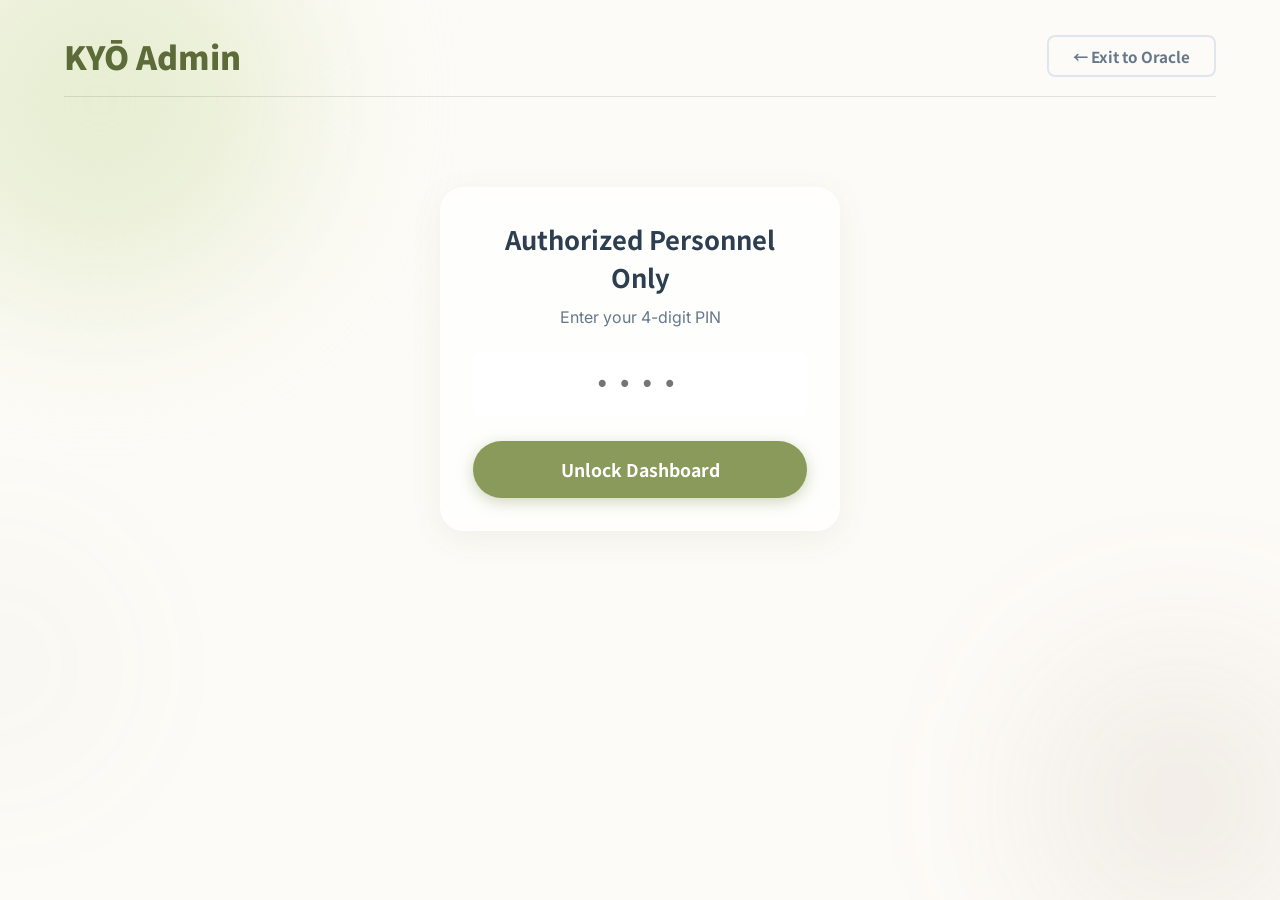
<file: admin/index.html>
<!DOCTYPE html>
<html lang="en">
<head>
    <meta charset="UTF-8">
    <meta name="viewport" content="width=device-width, initial-scale=1.0">
    <title>KYŌ KLUB — Admin Dashboard</title>
    <meta name="description" content="KYŌ KLUB admin panel — analytics and AI image management.">
    <link rel="preconnect" href="https://fonts.googleapis.com">
    <link rel="preconnect" href="https://fonts.gstatic.com" crossorigin>
    <link href="https://fonts.googleapis.com/css2?family=Inter:wght@400;500;600;700&family=Noto+Sans+JP:wght@400;500;700;900&display=swap" rel="stylesheet">
    <link rel="stylesheet" href="../style.css">
    <link rel="stylesheet" href="image-studio.css">
</head>
<body>
    <div class="bg-shape bg-shape-1"></div>
    <div class="bg-shape bg-shape-2"></div>
    <div class="bg-shape bg-shape-3" style="opacity: 0.1;"></div>

    <div class="admin-container">
        <div class="admin-header">
            <h1 class="title">KYŌ Admin</h1>
            <a href="../index.html" class="btn btn-outline" style="text-decoration:none;">← Exit to Oracle</a>
        </div>

        <!-- Lock Screen -->
        <div id="lock-screen" class="admin-locked-screen glass-panel">
            <h2 style="font-size:1.6rem; color:var(--text-main)">Authorized Personnel Only</h2>
            <p style="margin-top:0.5rem;color:var(--text-light)">Enter your 4-digit PIN</p>
            <input type="password" id="pin-input" class="pin-input" maxlength="4" placeholder="••••">
            <button id="unlock-btn" class="btn btn-primary">Unlock Dashboard</button>
            <p id="error-msg" style="color:#c0392b;margin-top:1rem;display:none;font-weight:bold;">Incorrect PIN</p>
        </div>

        <!-- Dashboard (hidden until PIN unlock) -->
        <div id="dashboard-screen" class="hidden">

            <!-- Tab Navigation -->
            <div class="admin-tabs">
                <button class="admin-tab active" data-tab="tab-analytics">📊 Analytics</button>
                <button class="admin-tab" data-tab="tab-menu">🍵 Menu</button>
                <button class="admin-tab" data-tab="tab-studio">🎨 Image Studio</button>
                <button class="admin-tab" data-tab="tab-references">📷 References</button>
                <button class="admin-tab" data-tab="tab-history">🕑 History</button>
            </div>

            <!-- ==================== ANALYTICS TAB ==================== -->
            <div id="tab-analytics" class="tab-content active">
                <div class="dashboard-frame-container" id="iframe-wrapper">
                    <iframe width="100%" height="400" frameborder="0" allowfullscreen
                        src="https://eu.posthog.com/embedded/RJWEEC0eX8RwKK6y2s3OPOWknkrWFw" key="1"
                        sandbox="allow-scripts allow-same-origin allow-popups allow-forms allow-top-navigation allow-modals"></iframe>
                </div>
            </div>

            <!-- ==================== MENU MANAGER TAB ==================== -->
            <div id="tab-menu" class="tab-content">
                <div class="studio-section">
                    <div class="menu-header">
                        <h3>🍵 Menu Items</h3>
                        <p style="font-size:0.9rem;color:var(--text-light);margin-bottom:1rem;">
                            View all drinks on the menu. Replace images by uploading your own or generating with AI.
                        </p>
                    </div>
                    <div class="menu-grid" id="menu-grid"></div>
                </div>
            </div>

            <!-- ==================== IMAGE STUDIO TAB ==================== -->
            <div id="tab-studio" class="tab-content">

                <!-- Two Column Layout -->
                <div class="studio-layout">
                    <!-- Left Column: Controls -->
                    <div class="studio-column left-column">
                        <div class="studio-section">
                            <h3>🍵 Generate New Image</h3>

                            <label style="font-weight:600;font-size:0.9rem;display:block;margin-bottom:0.5rem;">Select Drink</label>
                            <select id="drink-select" class="drink-selector"></select>

                            <label style="font-weight:600;font-size:0.9rem;display:block;margin-top:1.2rem;margin-bottom:0.3rem;">Style Preset</label>
                            <div class="preset-row">
                                <button class="preset-btn active" data-preset="product">📸 Product</button>
                                <button class="preset-btn" data-preset="artistic">🎨 Artistic</button>
                                <button class="preset-btn" data-preset="minimal">🍃 Minimal</button>
                                <button class="preset-btn" data-preset="moody">🌙 Moody</button>
                            </div>

                            <label style="font-weight:600;font-size:0.9rem;display:block;margin-top:0.5rem;">Prompt</label>
                            <textarea id="prompt-input" class="prompt-area" placeholder="Select a drink to auto-generate a prompt, or write your own..."></textarea>
                            <p class="prompt-hint">Auto-generated from drink data + preset + references. Edit freely.</p>

                            <div class="ref-toggles">
                                <label class="ref-toggle">
                                    <input type="checkbox" id="use-bg-ref" checked> Use background reference
                                </label>
                                <label class="ref-toggle">
                                    <input type="checkbox" id="use-cup-ref" checked> Use cup/glass reference
                                </label>
                                <label class="ref-toggle">
                                    <input type="checkbox" id="use-logo-ref" checked> Use logo reference
                                </label>
                            </div>

                            <button id="generate-btn" class="generate-btn">🎨 Generate Image</button>
                        </div>
                    </div>

                    <!-- Right Column: Preview -->
                    <div class="studio-column right-column">
                        <div class="studio-section preview-section">
                            <h3>👀 Preview</h3>
                            <div class="preview-grid">
                                <div class="preview-panel">
                                    <div class="preview-label">Current Image</div>
                                    <div class="preview-img-container" id="current-preview">
                                        <div class="preview-placeholder">
                                            <span class="placeholder-icon">🍵</span>
                                            Select a drink to preview
                                        </div>
                                    </div>
                                </div>
                                <div class="preview-panel generated">
                                    <div class="preview-label">✨ AI Generated</div>
                                    <div class="preview-img-container" id="generated-preview">
                                        <div class="preview-placeholder">
                                            <span class="placeholder-icon">🤖</span>
                                            Generate an image to preview
                                        </div>
                                    </div>
                                </div>
                            </div>

                            <div class="action-row">
                                <button id="replace-btn" class="action-btn replace post-gen-action" disabled>✅ Replace Current Image</button>
                            </div>
                            <div class="action-row" style="margin-top:0.5rem;">
                                <button id="download-btn" class="action-btn post-gen-action" disabled>💾 Download</button>
                                <button id="push-github-btn" class="action-btn post-gen-action" disabled>🚀 Push to GitHub</button>
                            </div>
                        </div>
                    </div>
                </div>



                <!-- Generation Log -->
                <div class="studio-section">
                    <h3>📋 Generation Log</h3>
                    <div class="gen-log" id="gen-log">
                        <div class="log-entry info">[Ready] Image Studio initialized</div>
                    </div>
                </div>
            </div>

            <!-- ==================== REFERENCES TAB ==================== -->
            <div id="tab-references" class="tab-content">
                <div class="studio-section">
                    <h3>📷 Reference Images</h3>
                    <p style="font-size:0.9rem;color:var(--text-light);margin-bottom:1.5rem;">
                        Upload reference images to maintain visual consistency across all generated drink images.
                        These references are incorporated into AI prompts automatically.
                    </p>

                    <div class="ref-grid">
                        <!-- Background Reference -->
                        <div class="ref-card">
                            <h4>🏞️ Background Reference</h4>
                            <input type="file" id="ref-background-file" accept="image/*" hidden>
                            <div class="ref-img-preview" id="ref-background-preview">
                                <div class="upload-hint">
                                    <span class="hint-icon">📷</span>
                                    Click to upload
                                </div>
                            </div>
                            <label style="font-weight:600;font-size:0.82rem;display:block;margin-bottom:0.3rem;">Description (used in prompts)</label>
                            <textarea id="ref-background-desc" class="ref-description" placeholder="e.g. Clean white marble countertop, soft natural lighting, minimal Japanese café interior"></textarea>
                            <div class="ref-actions">
                                <button id="ref-background-clear" class="action-btn">🗑️ Clear</button>
                            </div>
                        </div>

                        <!-- Cup Reference -->
                        <div class="ref-card">
                            <h4>🥤 Cup / Glass Reference</h4>
                            <input type="file" id="ref-cup-file" accept="image/*" hidden>
                            <div class="ref-img-preview" id="ref-cup-preview">
                                <div class="upload-hint">
                                    <span class="hint-icon">📷</span>
                                    Click to upload
                                </div>
                            </div>
                            <label style="font-weight:600;font-size:0.82rem;display:block;margin-bottom:0.3rem;">Description (used in prompts)</label>
                            <textarea id="ref-cup-desc" class="ref-description" placeholder="e.g. Tall clear glass with ice, 16oz, modern Japanese café style, condensation on glass"></textarea>
                            <div class="ref-actions">
                                <button id="ref-cup-clear" class="action-btn">🗑️ Clear</button>
                            </div>
                        </div>

                        <!-- Logo Reference -->
                        <div class="ref-card">
                            <h4>✨ Logo Reference</h4>
                            <input type="file" id="ref-logo-file" accept="image/*" hidden>
                            <div class="ref-img-preview" id="ref-logo-preview">
                                <div class="upload-hint">
                                    <span class="hint-icon">📷</span>
                                    Click to upload
                                </div>
                            </div>
                            <label style="font-weight:600;font-size:0.82rem;display:block;margin-bottom:0.3rem;">Description (used in prompts)</label>
                            <textarea id="ref-logo-desc" class="ref-description" placeholder="e.g. KYŌ KLUB text logo subtly etched onto the glass or on a coaster"></textarea>
                            <div class="ref-actions">
                                <button id="ref-logo-clear" class="action-btn">🗑️ Clear</button>
                            </div>
                        </div>
                    </div>
                </div>
            </div>

            <!-- ==================== HISTORY TAB ==================== -->
            <div id="tab-history" class="tab-content">
                <div class="studio-section">
                    <h3>🕑 Generated Image History</h3>
                    <p style="font-size:0.9rem;color:var(--text-light);margin-bottom:1rem;">
                        Click any previous generation to load it back into the preview panel.
                    </p>
                    <div class="history-grid" id="history-grid"></div>
                </div>
            </div>

        </div><!-- /dashboard-screen -->
    </div><!-- /admin-container -->

    <!-- Toast -->
    <div id="studio-toast" class="studio-toast"></div>

    <script>
        // PIN Authentication (same as before)
        const EXPECTED_PIN = "3340";
        const pinInput = document.getElementById('pin-input');
        const unlockBtn = document.getElementById('unlock-btn');
        const lockScreen = document.getElementById('lock-screen');
        const dashScreen = document.getElementById('dashboard-screen');
        const errorMsg = document.getElementById('error-msg');

        function checkPin() {
            if (pinInput.value === EXPECTED_PIN) {
                lockScreen.classList.add('hidden');
                dashScreen.classList.remove('hidden');
            } else {
                errorMsg.style.display = 'block';
                pinInput.value = '';
                setTimeout(() => { errorMsg.style.display = 'none'; }, 2000);
            }
        }

        unlockBtn.addEventListener('click', checkPin);
        pinInput.addEventListener('keypress', (e) => {
            if (e.key === 'Enter') checkPin();
        });
    </script>
    <script src="image-studio.js"></script>
</body>
</html>
</file>
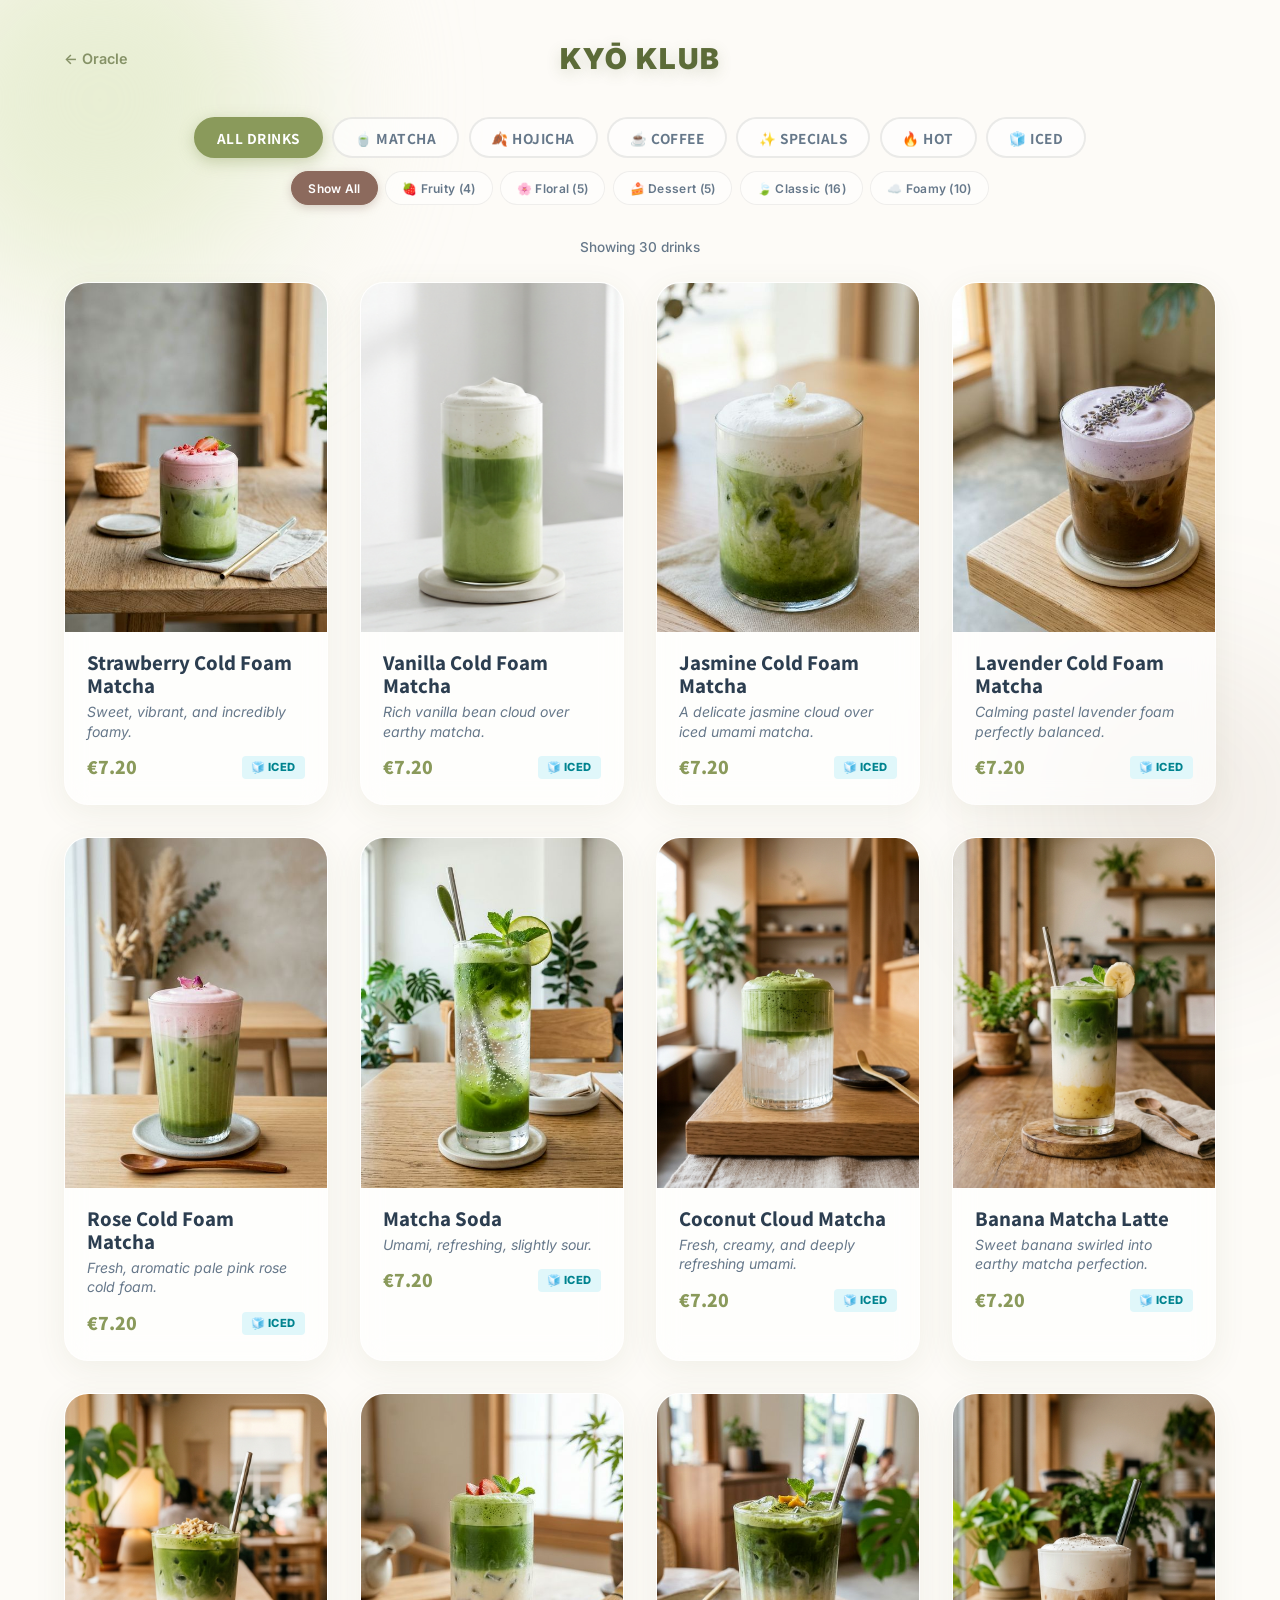
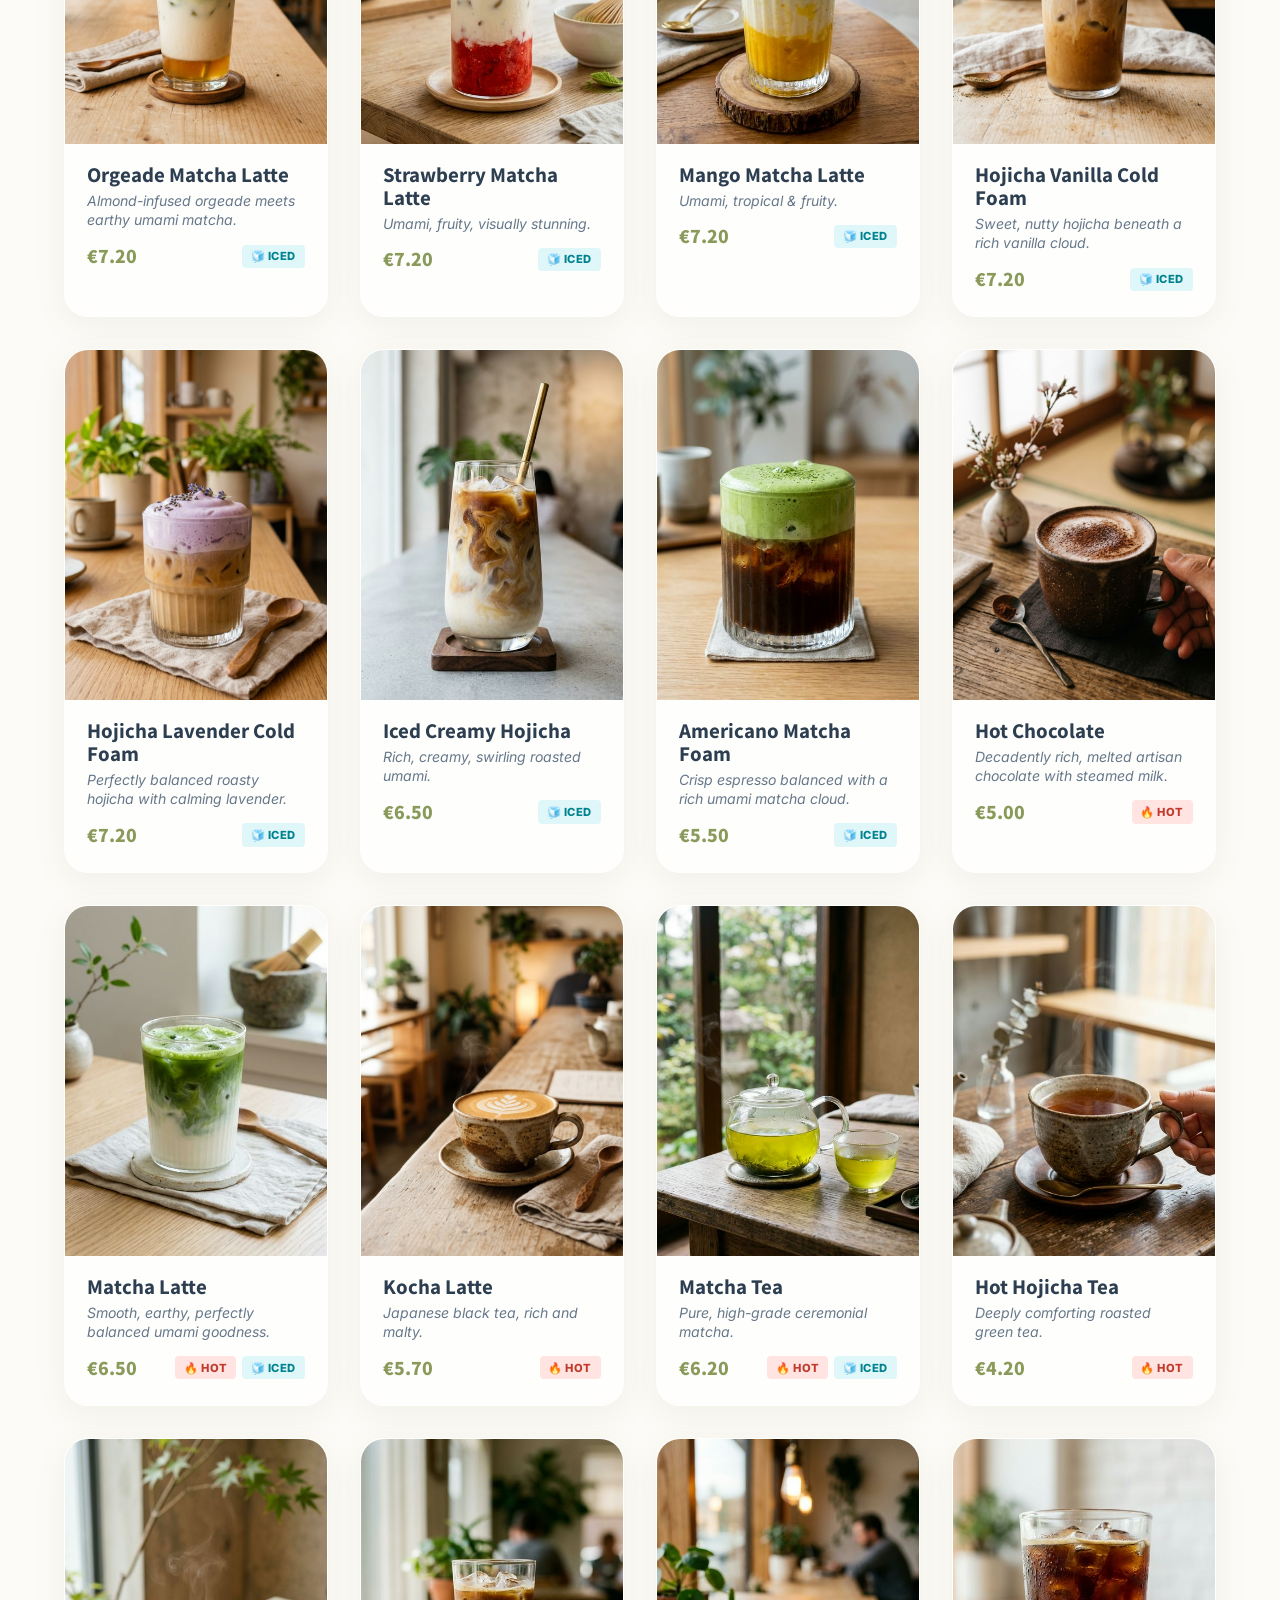
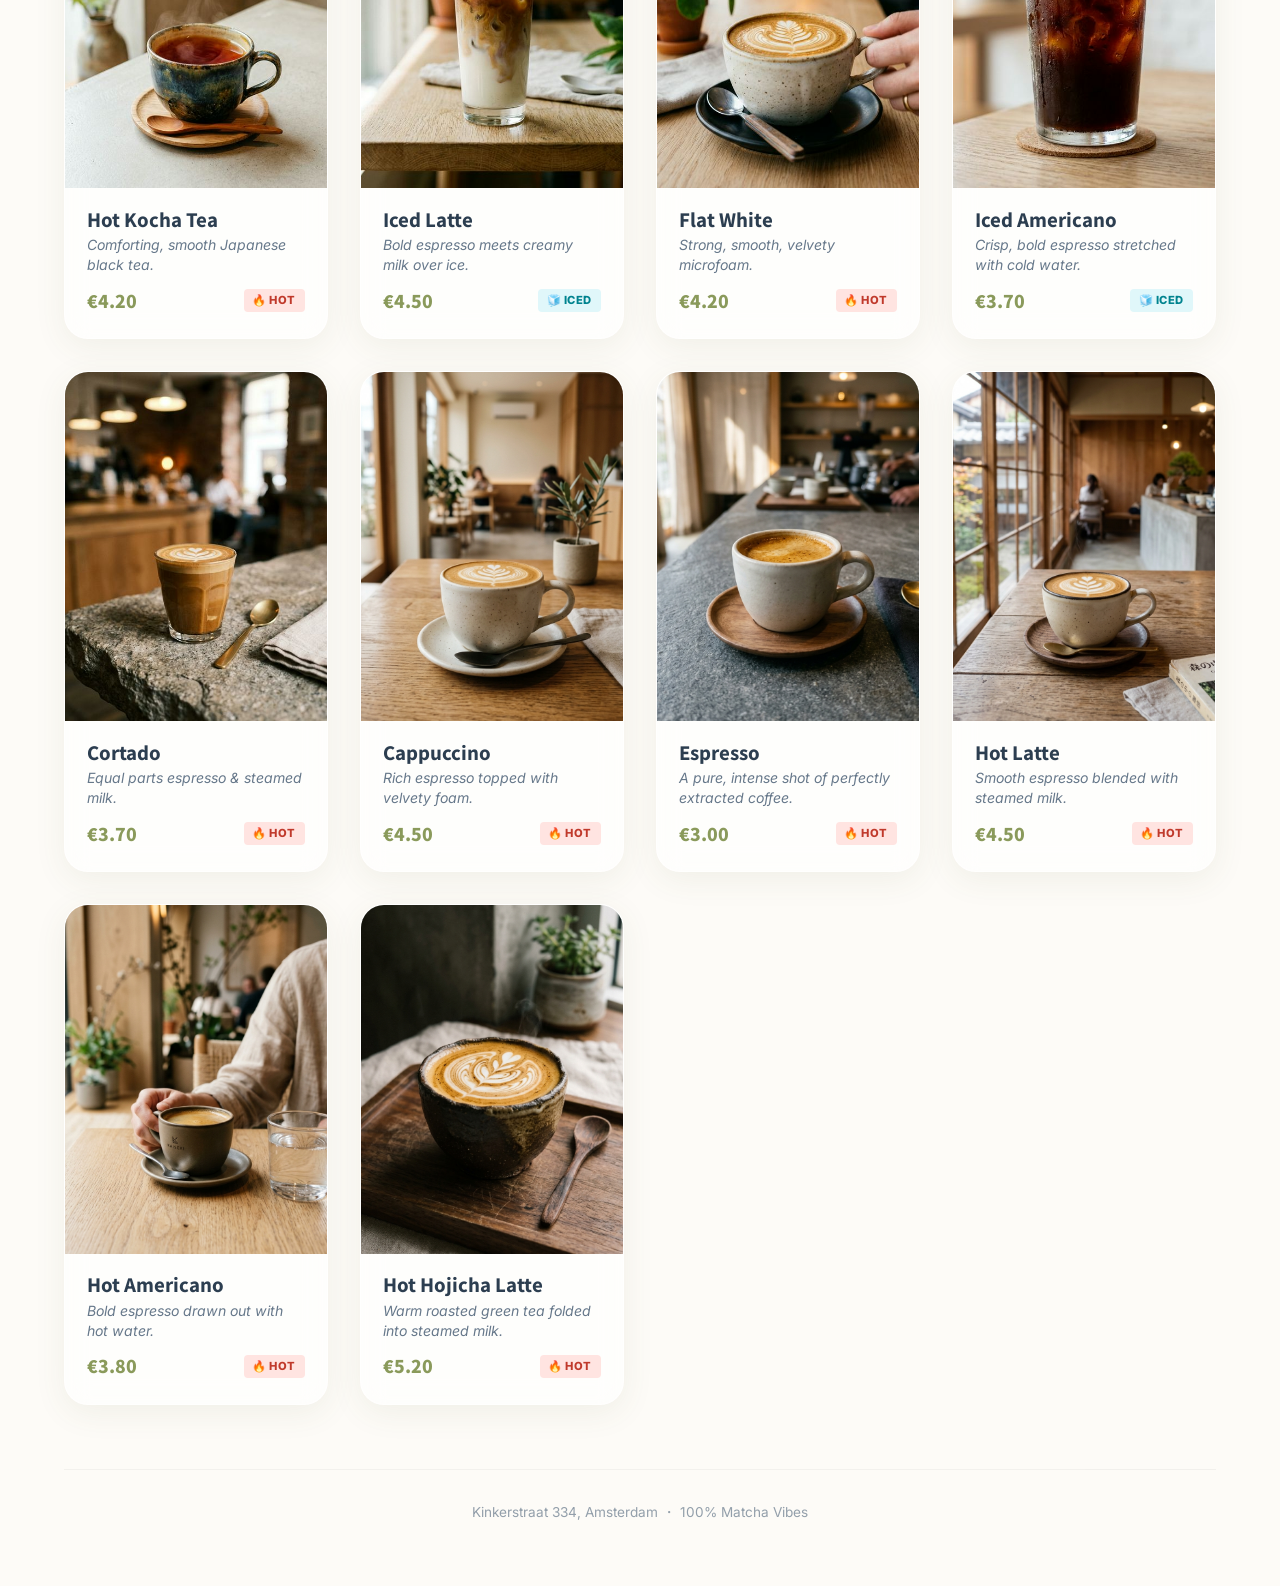
<file: drinks/index.html>
<!DOCTYPE html>
<html lang="en">
<head>
    <meta charset="UTF-8">
    <meta name="viewport" content="width=device-width, initial-scale=1.0, maximum-scale=1.0, user-scalable=no">
    <title>KYŌ KLUB — Our Drinks</title>
    <meta name="description" content="Browse the full KYŌ KLUB drink menu — matcha, hojicha, coffee, and specialty creations.">
    <link rel="preconnect" href="https://fonts.googleapis.com">
    <link rel="preconnect" href="https://fonts.gstatic.com" crossorigin>
    <link href="https://fonts.googleapis.com/css2?family=Inter:wght@400;500;600;700&family=Noto+Sans+JP:wght@400;500;700;900&display=swap" rel="stylesheet">
    <link rel="stylesheet" href="../style.css">
    <link rel="manifest" href="../manifest.json">
    <meta name="theme-color" content="#FDFBF7">
    <style>
        .drinks-page { width:100%; max-width:1200px; margin:0 auto; padding:1.5rem 1.5rem 4rem; min-height:100vh; }
        .drinks-hero { display:flex; align-items:center; justify-content:center; position:relative; margin-bottom:1.5rem; padding:0.8rem 0; }
        .drinks-hero .klub-title { font-size:1.8rem; margin:0; }
        .back-home { position:absolute; left:0; display:inline-flex; align-items:center; gap:0.4rem; color:var(--matcha-dark); text-decoration:none; font-weight:600; font-size:0.9rem; transition:var(--trans-fast); opacity:0.7; }
        .back-home:hover { opacity:1; transform:translateX(-3px); }

        .filter-bar { display:flex; justify-content:center; flex-wrap:wrap; gap:0.6rem; margin-bottom:0.8rem; }
        .filter-btn { font-family:var(--font-heading); font-weight:700; font-size:0.85rem; padding:0.55rem 1.3rem; border-radius:50px; border:2px solid rgba(0,0,0,0.08); background:rgba(255,255,255,0.6); color:var(--text-light); cursor:pointer; transition:var(--trans-fast); text-transform:uppercase; letter-spacing:0.5px; }
        .filter-btn:hover { border-color:var(--matcha-green); color:var(--matcha-dark); background:rgba(255,255,255,0.9); }
        .filter-btn.active { background:var(--matcha-green); color:#fff; border-color:var(--matcha-green); box-shadow:0 4px 15px var(--matcha-glow); }

        /* Sub-filter bar */
        .sub-filter-bar { display:flex; justify-content:center; flex-wrap:wrap; gap:0.45rem; margin-bottom:2rem; min-height:34px; transition:opacity 0.3s ease; }
        .sub-filter-bar.hidden { opacity:0; pointer-events:none; min-height:0; margin:0; }
        .sub-btn { font-family:var(--font-body); font-weight:600; font-size:0.75rem; padding:0.35rem 1rem; border-radius:50px; border:1.5px solid rgba(0,0,0,0.06); background:rgba(255,255,255,0.5); color:var(--text-light); cursor:pointer; transition:var(--trans-fast); letter-spacing:0.3px; }
        .sub-btn:hover { border-color:var(--hojicha-brown); color:var(--text-main); background:rgba(255,255,255,0.85); }
        .sub-btn.active { background:var(--hojicha-brown); color:#fff; border-color:var(--hojicha-brown); box-shadow:0 3px 10px rgba(140,106,93,0.3); }

        .drinks-grid { display:grid; grid-template-columns:repeat(auto-fill,minmax(260px,1fr)); gap:2rem; }
        .drink-card { background:var(--glass-bg); backdrop-filter:blur(12px); -webkit-backdrop-filter:blur(12px); border:1px solid var(--glass-border); border-radius:var(--radius-lg); overflow:hidden; box-shadow:var(--shadow-soft); transition:transform 0.3s ease,box-shadow 0.3s ease; cursor:default; opacity:0; transform:translateY(20px); animation:cardReveal 0.5s ease forwards; }
        .drink-card:hover { transform:translateY(-6px) scale(1.02); box-shadow:var(--shadow-hover); }
        @keyframes cardReveal { to { opacity:1; transform:translateY(0); } }
        .drink-card-img { width:100%; aspect-ratio:3/4; object-fit:cover; display:block; background:var(--bg-cream-dark); transition:transform 0.5s ease; }
        .drink-card:hover .drink-card-img { transform:scale(1.05); }
        .drink-card-img-wrap { overflow:hidden; position:relative; }
        .drink-card-body { padding:1.2rem 1.4rem 1.5rem; }
        .drink-card-name { font-family:var(--font-heading); font-weight:800; font-size:1.15rem; color:var(--text-main); margin-bottom:0.3rem; line-height:1.25; }
        .drink-card-desc { font-size:0.88rem; color:var(--text-light); line-height:1.4; margin-bottom:0.8rem; font-style:italic; }
        .drink-card-price { font-family:var(--font-heading); font-weight:900; font-size:1.1rem; color:var(--matcha-green); }
        .drink-card-meta { display:flex; align-items:center; justify-content:space-between; }
        .temp-badges { display:flex; gap:0.35rem; }
        .temp-badge { font-size:0.7rem; font-weight:800; text-transform:uppercase; letter-spacing:0.5px; padding:0.2rem 0.55rem; border-radius:4px; }
        .temp-badge.hot { background:#ffe4e1; color:#c0392b; }
        .temp-badge.iced { background:#e0f7fa; color:#00838f; }
        .drink-count { text-align:center; font-size:0.85rem; color:var(--text-light); margin-bottom:1.5rem; font-weight:500; }
        .footer-drinks { text-align:center; margin-top:4rem; padding-top:2rem; border-top:1px solid rgba(0,0,0,0.06); color:var(--text-light); font-size:0.85rem; opacity:0.7; }
        @media (max-width:600px) {
            .drinks-grid { grid-template-columns:repeat(auto-fill,minmax(160px,1fr)); gap:1rem; }
            .drinks-hero .klub-title { font-size:2rem; }
            .drink-card-body { padding:0.8rem 1rem 1.2rem; }
            .drink-card-name { font-size:1rem; }
        }
    </style>
</head>
<body>
    <div class="bg-shape bg-shape-1"></div>
    <div class="bg-shape bg-shape-2"></div>
    <div class="bg-shape bg-shape-3"></div>
    <div class="drinks-page">
        <div class="drinks-hero">
            <a href="../" class="back-home">← Oracle</a>
            <h1 class="klub-title">KYŌ KLUB</h1>
        </div>
        <div class="filter-bar" id="filter-bar">
            <button class="filter-btn active" data-filter="all">All Drinks</button>
            <button class="filter-btn" data-filter="matcha">🍵 Matcha</button>
            <button class="filter-btn" data-filter="hojicha">🍂 Hojicha</button>
            <button class="filter-btn" data-filter="coffee">☕ Coffee</button>
            <button class="filter-btn" data-filter="special">✨ Specials</button>
            <button class="filter-btn" data-filter="hot">🔥 Hot</button>
            <button class="filter-btn" data-filter="iced">🧊 Iced</button>
        </div>
        <div class="sub-filter-bar hidden" id="sub-filter-bar"></div>
        <p class="drink-count" id="drink-count"></p>
        <div class="drinks-grid" id="drinks-grid"></div>
        <div class="footer-drinks">Kinkerstraat 334, Amsterdam ・ 100% Matcha Vibes</div>
    </div>
    <script>
        const DRINKS = [
            { name:"Strawberry Cold Foam Matcha", price:"€7.20", tags:["matcha","special","iced"], vibe:["fruity","foamy"], temp:["iced"], image:"../images/cold_drinks/earthy/sweet/foamy/fruity/indulgent/iced_cold_foam_strawberry.png", desc:"Sweet, vibrant, and incredibly foamy." },
            { name:"Vanilla Cold Foam Matcha", price:"€7.20", tags:["matcha","special","iced"], vibe:["dessert","foamy"], temp:["iced"], image:"../images/cold_drinks/earthy/sweet/foamy/dessert/indulgent/iced_cold_foam_vanilla.png", desc:"Rich vanilla bean cloud over earthy matcha." },
            { name:"Jasmine Cold Foam Matcha", price:"€7.20", tags:["matcha","special","iced"], vibe:["floral","foamy"], temp:["iced"], image:"../images/cold_drinks/earthy/balanced/foamy/floral/chill/iced_foam_jasmine.png", desc:"A delicate jasmine cloud over iced umami matcha." },
            { name:"Lavender Cold Foam Matcha", price:"€7.20", tags:["matcha","special","iced"], vibe:["floral","foamy"], temp:["iced"], image:"../images/cold_drinks/earthy/balanced/foamy/floral/chill/iced_hojicha_latte_lavender_coldfoam.png", desc:"Calming pastel lavender foam perfectly balanced." },
            { name:"Rose Cold Foam Matcha", price:"€7.20", tags:["matcha","special","iced"], vibe:["floral","foamy"], temp:["iced"], image:"../images/cold_drinks/earthy/natural/foamy/floral/energizing/iced_foam_rose.png", desc:"Fresh, aromatic pale pink rose cold foam." },
            { name:"Matcha Soda", price:"€7.20", tags:["matcha","special","iced"], vibe:["classic"], temp:["iced"], image:"../images/cold_drinks/earthy/natural/refreshing/classic/energizing/iced_matcha_soda.png", desc:"Umami, refreshing, slightly sour." },
            { name:"Coconut Cloud Matcha", price:"€7.20", tags:["matcha","special","iced"], vibe:["floral","foamy"], temp:["iced"], image:"../images/cold_drinks/earthy/balanced/foamy/floral/chill/iced_coconut_cloud_matcha.png", desc:"Fresh, creamy, and deeply refreshing umami." },
            { name:"Banana Matcha Latte", price:"€7.20", tags:["matcha","special","iced"], vibe:["fruity"], temp:["iced"], image:"../images/cold_drinks/earthy/sweet/foamy/fruity/indulgent/iced_banana_matcha.png", desc:"Sweet banana swirled into earthy matcha perfection." },
            { name:"Orgeade Matcha Latte", price:"€7.20", tags:["matcha","special","iced"], vibe:["dessert"], temp:["iced"], image:"../images/cold_drinks/earthy/balanced/foamy/dessert/chill/iced_orgeade_matcha.png", desc:"Almond-infused orgeade meets earthy umami matcha." },
            { name:"Strawberry Matcha Latte", price:"€7.20", tags:["matcha","special","iced"], vibe:["fruity"], temp:["iced"], image:"../images/cold_drinks/earthy/sweet/standard/fruity/indulgent/iced_strawberry_matcha.png", desc:"Umami, fruity, visually stunning." },
            { name:"Mango Matcha Latte", price:"€7.20", tags:["matcha","special","iced"], vibe:["fruity"], temp:["iced"], image:"../images/cold_drinks/earthy/sweet/standard/fruity/indulgent/iced_mango_matcha.png", desc:"Umami, tropical & fruity." },


            { name:"Hojicha Vanilla Cold Foam", price:"€7.20", tags:["hojicha","special","iced"], vibe:["dessert","foamy"], temp:["iced"], image:"../images/cold_drinks/nutty_roasty/sweet/foamy/dessert/indulgent/iced_hojicha_vanilla_coldfoam.png", desc:"Sweet, nutty hojicha beneath a rich vanilla cloud." },
            { name:"Hojicha Lavender Cold Foam", price:"€7.20", tags:["hojicha","special","iced"], vibe:["floral","foamy"], temp:["iced"], image:"../images/cold_drinks/nutty_roasty/balanced/foamy/floral/chill/iced_hojicha_lavender_coldfoam.png", desc:"Perfectly balanced roasty hojicha with calming lavender." },
            { name:"Iced Creamy Hojicha", price:"€6.50", tags:["hojicha","special","iced"], vibe:["dessert"], temp:["iced"], image:"../images/cold_drinks/nutty_roasty/sweet/foamy/dessert/indulgent/iced_hojicha_iced_creamy.png", desc:"Rich, creamy, swirling roasted umami." },
            { name:"Americano Matcha Foam", price:"€5.50", tags:["coffee","matcha","special","iced"], vibe:["classic","foamy"], temp:["iced"], image:"../images/cold_drinks/coffee/balanced/foamy/classic/energizing/iced_americano_matcha_foam.png", desc:"Crisp espresso balanced with a rich umami matcha cloud." },
            { name:"Hot Chocolate", price:"€5.00", tags:["special","hot"], vibe:["dessert"], temp:["hot"], image:"../images/hot_drinks/coffee/sweet/standard/dessert/indulgent/hot_chocolate.png", desc:"Decadently rich, melted artisan chocolate with steamed milk." },
            { name:"Matcha Latte", price:"€6.50", tags:["matcha","hot","iced"], vibe:["classic"], temp:["hot","iced"], image:"../images/cold_drinks/earthy/balanced/standard/classic/energizing/iced_matcha_latte.png", desc:"Smooth, earthy, perfectly balanced umami goodness." },
            { name:"Kocha Latte", price:"€5.70", tags:["hot"], vibe:["classic"], temp:["hot"], image:"../images/hot_drinks/surprise/natural/refreshing/classic/chill/hot_kocha_latte.png", desc:"Japanese black tea, rich and malty." },
            { name:"Matcha Tea", price:"€6.20", tags:["matcha","hot","iced"], vibe:["classic"], temp:["hot","iced"], image:"../images/cold_drinks/earthy/natural/refreshing/classic/energizing/sencha_tea.png", desc:"Pure, high-grade ceremonial matcha." },
            { name:"Hot Hojicha Tea", price:"€4.20", tags:["hojicha","hot"], vibe:["classic"], temp:["hot"], image:"../images/hot_drinks/nutty_roasty/natural/refreshing/dessert/chill/hojicha_hot_tea.png", desc:"Deeply comforting roasted green tea." },
            { name:"Hot Kocha Tea", price:"€4.20", tags:["hot"], vibe:["classic"], temp:["hot"], image:"../images/hot_drinks/surprise/natural/refreshing/classic/chill/kocha_hot_tea.png", desc:"Comforting, smooth Japanese black tea." },
            { name:"Iced Latte", price:"€4.50", tags:["coffee","iced"], vibe:["classic"], temp:["iced"], image:"../images/cold_drinks/coffee/balanced/standard/classic/energizing/iced_latte.png", desc:"Bold espresso meets creamy milk over ice." },
            { name:"Flat White", price:"€4.20", tags:["coffee","hot"], vibe:["classic"], temp:["hot"], image:"../images/hot_drinks/coffee/natural/standard/classic/energizing/flat_white.png", desc:"Strong, smooth, velvety microfoam." },
            { name:"Iced Americano", price:"€3.70", tags:["coffee","iced"], vibe:["classic"], temp:["iced"], image:"../images/cold_drinks/coffee/natural/refreshing/classic/energizing/iced_americano.png", desc:"Crisp, bold espresso stretched with cold water." },
            { name:"Cortado", price:"€3.70", tags:["coffee","hot"], vibe:["classic"], temp:["hot"], image:"../images/hot_drinks/coffee/natural/standard/classic/energizing/cortado.png", desc:"Equal parts espresso & steamed milk." },
            { name:"Cappuccino", price:"€4.50", tags:["coffee","hot"], vibe:["classic","foamy"], temp:["hot"], image:"../images/hot_drinks/coffee/balanced/foamy/classic/energizing/hot_cappuccino.png", desc:"Rich espresso topped with velvety foam." },
            { name:"Espresso", price:"€3.00", tags:["coffee","hot"], vibe:["classic"], temp:["hot"], image:"../images/hot_drinks/coffee/natural/standard/classic/energizing/hot_espresso.png", desc:"A pure, intense shot of perfectly extracted coffee." },
            { name:"Hot Latte", price:"€4.50", tags:["coffee","hot"], vibe:["classic"], temp:["hot"], image:"../images/hot_drinks/coffee/balanced/standard/classic/relaxed/hot_latte.png", desc:"Smooth espresso blended with steamed milk." },
            { name:"Hot Americano", price:"€3.80", tags:["coffee","hot"], vibe:["classic"], temp:["hot"], image:"../images/hot_drinks/coffee/natural/refreshing/classic/energizing/hot_americano.png", desc:"Bold espresso drawn out with hot water." },
            { name:"Hot Hojicha Latte", price:"€5.20", tags:["hojicha","hot"], vibe:["classic"], temp:["hot"], image:"../images/hot_drinks/nutty_roasty/balanced/standard/classic/relaxed/hot_hojicha_latte.png", desc:"Warm roasted green tea folded into steamed milk." }
        ];

        const SUB_FILTERS = [
            { key:"fruity", label:"🍓 Fruity" },
            { key:"floral", label:"🌸 Floral" },
            { key:"dessert", label:"🍰 Dessert" },
            { key:"classic", label:"🍃 Classic" },
            { key:"foamy", label:"☁️ Foamy" }
        ];

        const grid = document.getElementById('drinks-grid');
        const countEl = document.getElementById('drink-count');
        const subBar = document.getElementById('sub-filter-bar');
        let activeFilter = 'all';
        let activeSub = null;

        function getFiltered() {
            let list = activeFilter === 'all' ? DRINKS : DRINKS.filter(d => d.tags.includes(activeFilter));
            if (activeSub) list = list.filter(d => d.vibe.includes(activeSub));
            return list;
        }

        function renderSubFilters() {
            const mainFiltered = activeFilter === 'all' ? DRINKS : DRINKS.filter(d => d.tags.includes(activeFilter));
            // Only show sub-filters if there are multiple vibes present
            const availableVibes = new Set();
            mainFiltered.forEach(d => d.vibe.forEach(v => availableVibes.add(v)));
            if (availableVibes.size <= 1) { subBar.classList.add('hidden'); subBar.innerHTML=''; return; }

            subBar.classList.remove('hidden');
            subBar.innerHTML = `<button class="sub-btn ${!activeSub ? 'active' : ''}" data-sub="all">Show All</button>`;
            SUB_FILTERS.forEach(sf => {
                if (!availableVibes.has(sf.key)) return;
                const count = mainFiltered.filter(d => d.vibe.includes(sf.key)).length;
                subBar.innerHTML += `<button class="sub-btn ${activeSub===sf.key?'active':''}" data-sub="${sf.key}">${sf.label} (${count})</button>`;
            });
        }

        function renderDrinks() {
            const filtered = getFiltered();
            countEl.textContent = `Showing ${filtered.length} drink${filtered.length !== 1 ? 's' : ''}`;
            grid.innerHTML = '';
            filtered.forEach((drink, i) => {
                const card = document.createElement('div');
                card.className = 'drink-card';
                card.style.animationDelay = `${i * 0.05}s`;
                card.innerHTML = `
                    <div class="drink-card-img-wrap">
                        <img class="drink-card-img" src="${drink.image}" alt="${drink.name}" loading="lazy">
                    </div>
                    <div class="drink-card-body">
                        <div class="drink-card-name">${drink.name}</div>
                        <div class="drink-card-desc">${drink.desc}</div>
                        <div class="drink-card-meta">
                            <div class="drink-card-price">${drink.price}</div>
                            <div class="temp-badges">
                                ${drink.temp.map(t => `<span class="temp-badge ${t}">${t==='iced'?'🧊 Iced':'🔥 Hot'}</span>`).join('')}
                            </div>
                        </div>
                    </div>`;
                grid.appendChild(card);
            });
        }

        document.getElementById('filter-bar').addEventListener('click', e => {
            const btn = e.target.closest('.filter-btn');
            if (!btn) return;
            document.querySelectorAll('.filter-btn').forEach(b => b.classList.remove('active'));
            btn.classList.add('active');
            activeFilter = btn.dataset.filter;
            activeSub = null;
            renderSubFilters();
            renderDrinks();
        });

        subBar.addEventListener('click', e => {
            const btn = e.target.closest('.sub-btn');
            if (!btn) return;
            activeSub = btn.dataset.sub === 'all' ? null : btn.dataset.sub;
            subBar.querySelectorAll('.sub-btn').forEach(b => b.classList.remove('active'));
            btn.classList.add('active');
            renderDrinks();
        });

        renderSubFilters();
        renderDrinks();
    </script>
</body>
</html>
</file>
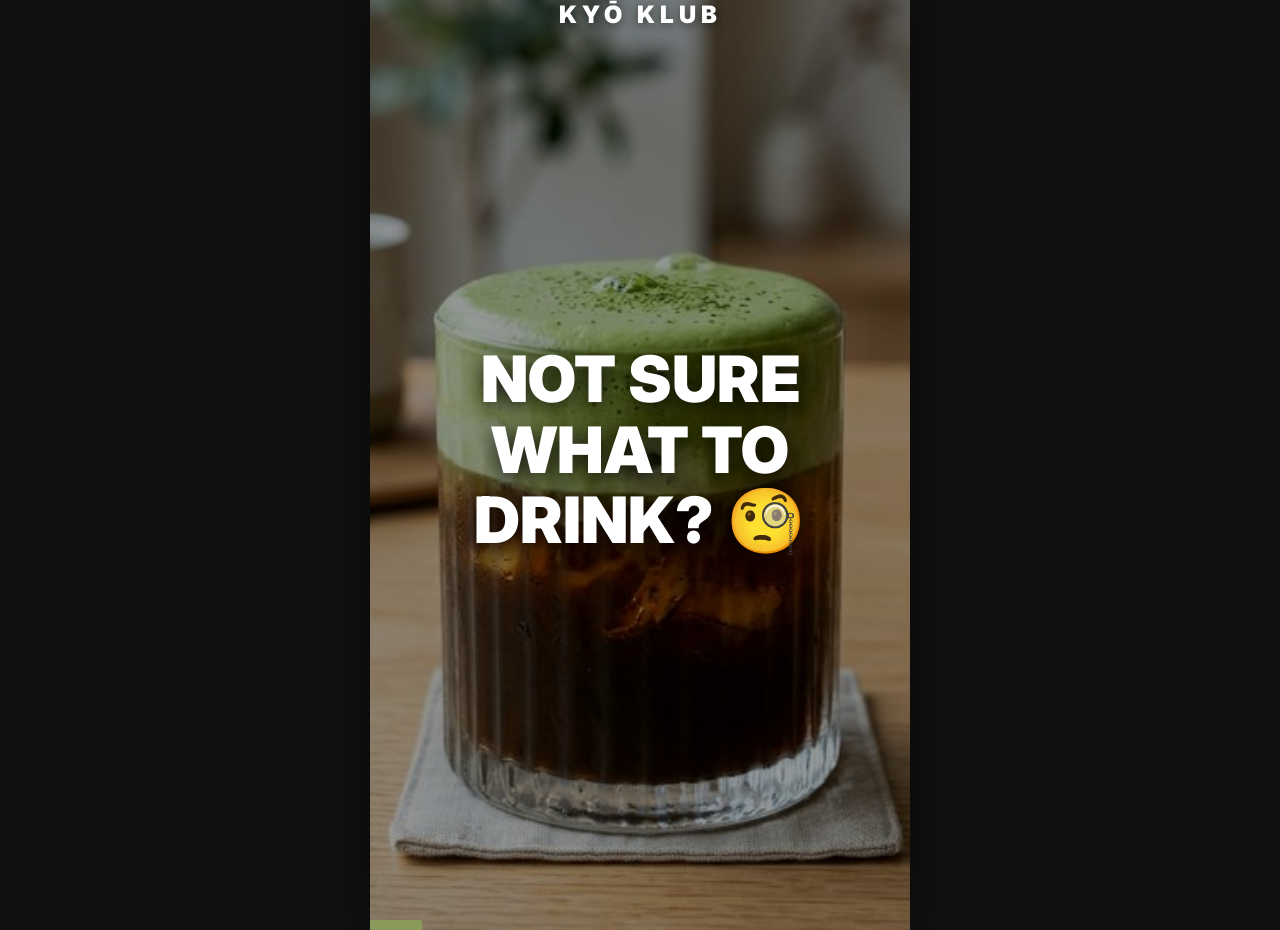
<file: marketing.html>
<!DOCTYPE html>
<html lang="en">
<head>
    <meta charset="UTF-8">
    <meta name="viewport" content="width=device-width, initial-scale=1.0">
    <title>Marketing Video</title>
    <style>
        @import url("https://fonts.googleapis.com/css2?family=Inter:wght@400;600;800;900&display=swap");

        * { margin: 0; padding: 0; box-sizing: border-box; }
        body { 
            background: #111; 
            display: flex; 
            justify-content: center; 
            align-items: center; 
            height: 100vh; 
            overflow: hidden; 
            font-family: "Inter", sans-serif;
        }

        #phone-container {
            width: 540px;
            height: 960px;
            position: relative;
            background: #FDFBF7;
            overflow: hidden;
            box-shadow: 0 0 50px rgba(0,0,0,0.5);
        }

        /* ---------------- Images ---------------- */
        .slide {
            position: absolute;
            top: 0; left: 0; width: 100%; height: 100%;
            opacity: 0;
            transition: opacity 0.5s ease-in-out;
            z-index: 1;
        }
        .slide img {
            width: 100%; height: 100%; object-fit: cover;
            transform: scale(1.1);
        }
        .slide.active { opacity: 1; }
        .slide.active img {
            animation: zoomPan 3s linear infinite alternate;
        }
        @keyframes zoomPan {
            0% { transform: scale(1.05) translate(0, 0); }
            100% { transform: scale(1.15) translate(-2%, 2%); }
        }

        /* ---------------- Typography ---------------- */
        .overlay-layer {
            position: absolute;
            top: 0; left: 0; width: 100%; height: 100%;
            z-index: 10;
            display: flex;
            flex-direction: column;
            justify-content: center;
            align-items: center;
            text-align: center;
            padding: 2rem;
            pointer-events: none;
        }

        .kinetic-text {
            font-size: 4rem;
            font-weight: 900;
            color: #fff;
            text-transform: uppercase;
            line-height: 1.1;
            text-shadow: 0 5px 20px rgba(0,0,0,0.8);
            opacity: 0;
            transform: scale(0.9) translateY(20px);
            transition: all 0.4s cubic-bezier(0.175, 0.885, 0.32, 1.275);
            position: absolute;
            width: 90%;
        }

        .kinetic-text.show {
            opacity: 1;
            transform: scale(1) translateY(0);
        }
        .kinetic-text.hide {
            opacity: 0;
            transform: scale(1.1) translateY(-20px);
        }

        .highlight { color: #8A9A5B; }
        .bg-dimmer {
            position: absolute; top:0; left:0; width:100%; height:100%;
            background: rgba(0,0,0,0.4); z-index: 5;
        }

        #progress-bar {
            position: absolute; bottom: 0; left: 0; height: 10px; background: #8A9A5B; z-index: 20;
            width: 0%; transition: width 0.1s linear;
        }
        
        .logo-stamp {
            position: absolute; top: 30px; left: 50%; transform: translateX(-50%);
            color: white; font-weight: 900; font-size: 1.5rem; letter-spacing: 5px; z-index: 20;
            text-shadow: 0 2px 10px rgba(0,0,0,0.5);
        }
    </style>
</head>
<body>

    <div id="phone-container">
        <div class="logo-stamp">KYŌ KLUB</div>
        <div class="bg-dimmer"></div>
        <div id="progress-bar"></div>

        <div id="slides-container">
            <div class="slide active"><img src="images/cold_drinks/coffee/balanced/foamy/classic/energizing/iced_americano_matcha_foam.png"></div>
<div class="slide "><img src="images/cold_drinks/coffee/balanced/standard/classic/energizing/iced_latte.png"></div>
<div class="slide "><img src="images/cold_drinks/coffee/natural/refreshing/classic/energizing/iced_americano.png"></div>
<div class="slide "><img src="images/cold_drinks/earthy/balanced/foamy/dessert/chill/iced_orgeade_matcha.png"></div>
<div class="slide "><img src="images/cold_drinks/earthy/balanced/foamy/floral/chill/iced_coconut_cloud_matcha.png"></div>
<div class="slide "><img src="images/cold_drinks/earthy/balanced/foamy/floral/chill/iced_foam_jasmine.png"></div>
<div class="slide "><img src="images/cold_drinks/earthy/balanced/foamy/floral/chill/iced_hojicha_latte_lavender_coldfoam.png"></div>
<div class="slide "><img src="images/cold_drinks/earthy/balanced/foamy/fruity/indulgent/Iced_hojicha_vanilla_coldfoam.png"></div>
<div class="slide "><img src="images/cold_drinks/earthy/balanced/standard/classic/energizing/iced_matcha_latte.png"></div>
<div class="slide "><img src="images/cold_drinks/earthy/balanced/standard/classic/energizing/matcha_tea.png"></div>
<div class="slide "><img src="images/cold_drinks/earthy/natural/foamy/floral/energizing/iced_foam_rose.png"></div>
<div class="slide "><img src="images/cold_drinks/earthy/natural/refreshing/classic/energizing/iced_matcha_soda.png"></div>
<div class="slide "><img src="images/cold_drinks/earthy/natural/refreshing/classic/energizing/sencha_tea.png"></div>
<div class="slide "><img src="images/cold_drinks/earthy/sweet/foamy/dessert/indulgent/iced_cold_foam_vanilla.png"></div>
<div class="slide "><img src="images/cold_drinks/earthy/sweet/foamy/fruity/indulgent/iced_banana_matcha.png"></div>
<div class="slide "><img src="images/cold_drinks/earthy/sweet/foamy/fruity/indulgent/iced_cold_foam_strawberry.png"></div>
<div class="slide "><img src="images/cold_drinks/earthy/sweet/standard/fruity/indulgent/iced_mango_matcha.png"></div>
<div class="slide "><img src="images/cold_drinks/earthy/sweet/standard/fruity/indulgent/iced_strawberry_matcha.png"></div>
<div class="slide "><img src="images/cold_drinks/nutty_roasty/balanced/foamy/floral/chill/iced_kocha_latte.png"></div>
<div class="slide "><img src="images/cold_drinks/nutty_roasty/sweet/foamy/dessert/indulgent/iced_foam_lavender.png"></div>
<div class="slide "><img src="images/cold_drinks/nutty_roasty/sweet/foamy/dessert/indulgent/iced_hojicha_iced_creamy.png"></div>
<div class="slide "><img src="images/cold_drinks/surprise/sweet/foamy/dessert/indulgent/iced_hojicha_latte.png"></div>
<div class="slide "><img src="images/hot_drinks/coffee/balanced/foamy/classic/energizing/hot_cappuccino.png"></div>
<div class="slide "><img src="images/hot_drinks/coffee/balanced/standard/classic/relaxed/hot_latte.png"></div>
<div class="slide "><img src="images/hot_drinks/coffee/natural/refreshing/classic/energizing/hot_americano.png"></div>
<div class="slide "><img src="images/hot_drinks/coffee/natural/standard/classic/energizing/cortado.png"></div>
<div class="slide "><img src="images/hot_drinks/coffee/natural/standard/classic/energizing/flat_white.png"></div>
<div class="slide "><img src="images/hot_drinks/coffee/natural/standard/classic/energizing/hot_espresso.png"></div>
<div class="slide "><img src="images/hot_drinks/coffee/sweet/standard/dessert/indulgent/hot_chocolate.png"></div>
<div class="slide "><img src="images/hot_drinks/nutty_roasty/balanced/standard/classic/relaxed/hot_hojicha_latte.png"></div>
<div class="slide "><img src="images/hot_drinks/nutty_roasty/natural/refreshing/dessert/chill/hojicha_hot_tea.png"></div>
<div class="slide "><img src="images/hot_drinks/surprise/natural/refreshing/classic/chill/kocha_hot_tea.png"></div>
<div class="slide "><img src="images/icons/icon-192.png"></div>
<div class="slide "><img src="images/icons/icon-512.png"></div>
        </div>

        <div class="overlay-layer">
            <div id="text-1" class="kinetic-text show">Not sure<br>what to<br>drink? 🧐</div>
            <div id="text-2" class="kinetic-text">Consult the<br><span class="highlight">KYŌ Oracle</span> ✨</div>
            <div id="text-3" class="kinetic-text">33 Unique<br>Matcha &<br>Hojicha<br>Profiles 🍵</div>
            <div id="text-4" class="kinetic-text">Find Your<br>Perfect<br>Match 🏆</div>
            <div id="text-5" class="kinetic-text" style="font-size: 2.5rem;">Visit us at<br><span class="highlight" style="font-size: 2.2rem; line-height: 1.2; display: inline-block; margin: 1rem 0;">Kinkerstraat 94,<br>Amsterdam</span><br><span style="font-size: 1.5rem; text-transform:none;">to try our drinks!</span></div>
        </div>
    </div>

    <script>
        const slides = document.querySelectorAll(".slide");
        let currentSlide = 0;
        
        // Majestic cinematic image rotation
        setInterval(() => {
            slides[currentSlide].classList.remove("active");
            currentSlide = (currentSlide + 1) % slides.length;
            slides[currentSlide].classList.add("active");
        }, 1500); // Slower 1.5s majestic pan duration

        // Text Phases
        const texts = [
            document.getElementById("text-1"),
            document.getElementById("text-2"),
            document.getElementById("text-3"),
            document.getElementById("text-4"),
            document.getElementById("text-5"),
        ];
        
        const phases = [
            { textIdx: 0, duration: 2500 },
            { textIdx: 1, duration: 2500 },
            { textIdx: 2, duration: 3500 }, // long for fast flash showcase
            { textIdx: 3, duration: 2500 },
            { textIdx: 4, duration: 4000 }
        ];

        let currentPhase = 0;
        
        function runPhases() {
            if (currentPhase >= phases.length) currentPhase = 0; // loop
            
            // Hide all
            texts.forEach(t => { t.classList.remove("show"); t.classList.remove("hide"); });
            
            // Show current
            const t = texts[phases[currentPhase].textIdx];
            t.classList.add("show");
            
            setTimeout(() => {
                t.classList.remove("show");
                t.classList.add("hide");
                currentPhase++;
                runPhases();
            }, phases[currentPhase].duration - 300); // -300 to let hide animation play
        }
        
        setTimeout(runPhases, 2500); // Start after first text has lived 2.5s

        // Progress bar simulation (15s loop)
        const progress = document.getElementById("progress-bar");
        let start = Date.now();
        setInterval(() => {
            let elapsed = Date.now() - start;
            if (elapsed > 15000) { start = Date.now(); elapsed = 0; }
            progress.style.width = (elapsed / 15000 * 100) + "%";
        }, 50);

    </script>
</body>
</html>
</file>
<file: style.css>
:root {
    /* Color Palette */
    --matcha-green: #8A9A5B;
    --matcha-dark: #5C6B38;
    --matcha-light: #E8EED3;
    --matcha-glow: rgba(138, 154, 91, 0.4);
    
    --hojicha-brown: #8C6A5D;
    
    --bg-cream: #FDFBF7;
    --bg-cream-dark: #F4F1E1;
    
    --text-main: #2C3E50;
    --text-light: #66788A;
    
    /* Glassmorphism */
    --glass-bg: rgba(255, 255, 255, 0.65);
    --glass-border: rgba(255, 255, 255, 0.5);
    --shadow-soft: 0 8px 32px rgba(92, 107, 56, 0.08);
    --shadow-hover: 0 12px 48px rgba(92, 107, 56, 0.15);
    
    /* Typography */
    --font-heading: 'Noto Sans JP', sans-serif;
    --font-body: 'Inter', sans-serif;
    
    /* Radius */
    --radius-lg: 24px;
    --radius-md: 16px;
    --radius-sm: 8px;
    
    /* Transitions */
    --trans-fast: 0.2s ease;
    --trans-med: 0.4s cubic-bezier(0.16, 1, 0.3, 1);
}

* {
    box-sizing: border-box;
    margin: 0;
    padding: 0;
    -webkit-tap-highlight-color: transparent;
}

body {
    background-color: var(--bg-cream);
    color: var(--text-main);
    font-family: var(--font-body);
    font-size: 16px;
    line-height: 1.5;
    min-height: 100vh;
    overflow-x: hidden;
    position: relative;
    display: flex;
    justify-content: center;
}



/* ------------------- Background Decor ------------------- */
.bg-shape {
    position: fixed;
    border-radius: 50%;
    filter: blur(80px);
    z-index: -1;
    /* WebKit touch fix: global animations removed */
}
.bg-shape-1 {
    width: 400px;
    height: 400px;
    background: var(--matcha-light);
    top: -100px;
    left: -100px;
}
.bg-shape-2 {
    width: 300px;
    height: 300px;
    background: rgba(140, 106, 93, 0.1); /* light hojicha */
    bottom: -50px;
    right: -50px;
}
.bg-shape-3 {
    width: 250px;
    height: 250px;
    background: var(--matcha-glow);
    top: 60%; left: -10%; 
    opacity: 0;
}

/* ------------------- Layout Structure ------------------- */
#app-container {
    width: 100%;
    max-width: 850px;
    min-height: 100vh;
    padding: 2rem 1.5rem;
    display: flex;
    flex-direction: column;
}

.screen {
    display: none;
    flex: 1;
    flex-direction: column;
}

.screen.active {
    display: flex;
}

/* ------------------- Buttons ------------------- */
.btn {
    font-family: var(--font-heading);
    font-weight: 700;
    font-size: 1.1rem;
    padding: 1rem 2rem;
    border-radius: 50px;
    border: none;
    cursor: pointer;
    transition: var(--trans-fast);
    width: 100%;
    display: flex;
    align-items: center;
    justify-content: center;
    gap: 0.5rem;
}

.btn:active {
    transform: scale(0.98);
}

.btn-primary {
    background: var(--matcha-green);
    color: white;
    box-shadow: 0 4px 15px var(--matcha-glow);
}

.btn-primary:hover:not(:disabled) {
    background: var(--matcha-dark);
    box-shadow: 0 6px 20px var(--matcha-glow);
    transform: translateY(-2px);
}

.btn-primary:disabled {
    background: #cdd6b8;
    color: rgba(255, 255, 255, 0.8);
    box-shadow: none;
    cursor: not-allowed;
    transform: none;
}

.btn-secondary {
    background: var(--text-main);
    color: white;
}
.btn-secondary:hover {
    background: #1a252f;
    transform: translateY(-2px);
}

.btn-outline {
    background: transparent;
    color: var(--text-light);
    border: 2px solid #e0e6ed;
}
.btn-outline:hover {
    background: rgba(0,0,0,0.03);
    color: var(--text-main);
    border-color: var(--text-light);
}

.btn-group {
    display: flex;
    flex-direction: column;
    gap: 1rem;
    margin-top: 1.5rem;
}

.pulse-anim {
    color: #fff;
}

/* ------------------- Glass Panels ------------------- */
.glass-panel {
    background: var(--glass-bg);
    backdrop-filter: blur(12px);
    -webkit-backdrop-filter: blur(12px);
    border: 1px solid var(--glass-border);
    border-radius: var(--radius-lg);
    padding: 2rem;
    box-shadow: var(--shadow-soft);
}
.glass-panel-sm {
    background: var(--glass-bg);
    backdrop-filter: blur(12px);
    border: 1px solid var(--glass-border);
    border-radius: var(--radius-md);
    padding: 1.5rem;
    box-shadow: var(--shadow-soft);
}

/* ------------------- Generic Utilities ------------------- */
h1, h2, h3 { font-family: var(--font-heading); }
.hidden { display: none !important; }

/* ------------------- Home Screen ------------------- */
.relative { position: relative; }
.qr-code-banner {
    position: absolute;
    top: 2rem;
    right: 2rem;
    width: 120px;
    background: rgba(255,255,255,0.7);
    backdrop-filter: blur(10px);
    -webkit-backdrop-filter: blur(10px);
    padding: 1rem;
    border-radius: var(--radius-md);
    box-shadow: 0 10px 30px rgba(0,0,0,0.08);
    z-index: 50;
    text-align: center;
    border: 1px solid rgba(255,255,255,0.4);
}
.qr-code-banner p { 
    font-size: 0.8rem; 
    font-weight: 800; 
    margin-bottom: 0.8rem; 
    color: var(--matcha-dark);
    text-transform: uppercase;
    letter-spacing: 0.5px;
}
.qr-code-banner img { 
    width: 100%; 
    height: auto; 
    border-radius: 8px; 
}

.home-content {
    flex: 1;
    display: flex;
    flex-direction: column;
    justify-content: center;
    align-items: center;
    text-align: center;
    gap: 2rem;
}

/* Home Button override for premium pill feel */
.home-content .btn-primary {
    max-width: 400px;
    margin: 0 auto;
    font-size: 1.25rem;
    padding: 1.25rem 2.5rem;
    box-shadow: 0 10px 30px var(--matcha-glow);
}

.emoji-logo { font-size: 5rem; line-height: 1; }
.klub-title { font-family: var(--font-body); font-size: 3.5rem; font-weight: 900; color: var(--matcha-dark); letter-spacing: 2px; margin-bottom: 0.5rem; text-shadow: 0 4px 15px rgba(92, 107, 56, 0.2); }
.title { font-size: 2.5rem; font-weight: 900; color: var(--matcha-dark); }
.subtitle { font-size: 1.1rem; color: var(--text-light); margin-top: -1rem; }

.drink-marquee-container {
    width: 100%;
    max-width: 900px;
    overflow: hidden;
    position: relative;
    padding: 2rem 0;
    -webkit-mask-image: linear-gradient(to right, transparent, black 10%, black 90%, transparent);
    mask-image: linear-gradient(to right, transparent, black 10%, black 90%, transparent);
}
.drink-marquee-container:hover .drink-marquee {
}
.drink-marquee {
    display: flex;
    width: max-content;
    gap: 2.5rem;
    align-items: center;
}
.drink-marquee img {
    width: 220px;
    height: 300px;
    object-fit: cover;
    border-radius: 20px;
    box-shadow: 0 15px 35px rgba(0,0,0,0.1);
    border-radius: var(--radius-md);
    cursor: pointer;
}
.drink-marquee img:hover {
    transform: scale(1.08) translateY(-5px);
    box-shadow: 0 20px 45px rgba(0,0,0,0.2);
}

.drinks-link {
    display: inline-block;
    margin-top: auto;
    padding: 0.6rem 1.5rem;
    color: var(--matcha-dark);
    text-decoration: none;
    font-family: var(--font-heading);
    font-weight: 600;
    font-size: 0.95rem;
    border: 2px solid rgba(138, 154, 91, 0.25);
    border-radius: 50px;
    transition: all 0.25s ease;
    letter-spacing: 0.3px;
    opacity: 0.75;
}
.drinks-link:hover {
    opacity: 1;
    background: rgba(138, 154, 91, 0.08);
    border-color: var(--matcha-green);
    transform: translateY(-2px);
    box-shadow: 0 4px 15px var(--matcha-glow);
}

.footer { text-align: center; margin-top: auto; padding-top: 2rem; color: var(--text-light); font-size: 0.85rem; letter-spacing: 0.5px; opacity: 0.7; }

/* ------------------- Quiz Screen ------------------- */
.quiz-header { margin-bottom: 2.5rem; }
.progress-info { font-family: var(--font-heading); font-size: 0.9rem; font-weight: 700; color: var(--matcha-dark); margin-bottom: 0.75rem; text-transform: uppercase; letter-spacing: 1px; }
.progress-bar { width: 100%; height: 8px; background: rgba(0,0,0,0.05); border-radius: 4px; overflow: hidden; }
.progress-fill { height: 100%; background: var(--matcha-green); border-radius: 4px; transition: width 0.4s ease; width: 0%; }

.question-wrapper { 
    flex: 1; 
    display: flex; 
    flex-direction: column;
    justify-content: center;
    padding: 2rem 0;
    width: 100%; 
    min-width: 0; 
}
.question-text { font-size: 2.2rem; font-weight: 800; text-align: center; margin-bottom: 2.5rem; color: var(--text-main); line-height: 1.3; }

.options-grid { 
    display: flex; 
    flex-wrap: wrap;
    justify-content: center;
    gap: 1.5rem; 
    margin-bottom: 3rem; 
    width: 100%;
}
.option-card {
    position: relative;
    overflow: hidden;
    background: var(--glass-bg);
    border: 3px solid rgba(255,255,255,0.7);
    border-radius: 20px;
    padding: 0;
    cursor: pointer;
    box-shadow: 0 10px 25px rgba(0,0,0,0.04);
    display: flex;
    flex-direction: column;
    height: 320px;
    flex: 1 1 200px;
    max-width: 320px;
    min-width: 200px;
}

.option-card * {
    pointer-events: none;
}

.option-bg {
    position: absolute;
    top: 0; left: 0;
    width: 100%; height: 100%;
    object-fit: cover;
    z-index: 1;
    transition: transform 0.6s ease;
}

.option-overlay {
    position: absolute;
    bottom: 0; left: 0;
    width: 100%; height: 60%;
    background: linear-gradient(to top, rgba(0,0,0,0.8) 0%, rgba(0,0,0,0) 100%);
    z-index: 2;
}

.option-content {
    position: relative;
    z-index: 3;
    display: flex;
    flex-direction: column;
    align-items: center;
    justify-content: flex-end;
    text-align: center;
    padding: 2rem 1.5rem;
    height: 100%;
    gap: 0.5rem;
}

.option-icon {
    font-size: 3rem;
    filter: drop-shadow(0 4px 10px rgba(0,0,0,0.3));
    margin-bottom: 0.5rem;
    transition: transform 0.3s ease;
}

.option-text {
    color: white;
    font-size: 1.35rem;
    font-weight: 700;
    line-height: 1.2;
    text-shadow: 0 2px 10px rgba(0,0,0,0.5);
}

@media (hover: hover) {
    .option-card:hover { box-shadow: 0 15px 35px rgba(92, 107, 56, 0.2); border-color: rgba(255,255,255,1); }
    .option-card:hover .option-bg { filter: brightness(1.1); }
}

.option-card.selected { border-color: var(--matcha-green); box-shadow: 0 15px 40px var(--matcha-glow); }
.option-card.selected .option-bg { filter: brightness(1.1); }


.quiz-footer { margin-top: auto; padding-top: 2rem; display: flex; gap: 1rem; }
.quiz-footer .btn { flex: 1; padding: 1rem; }

/* ------------------- Result Screen ------------------- */
.result-header { text-align: center; margin-bottom: 2rem; }
.result-emoji { font-size: 4rem; }
.result-title { font-size: 1.5rem; color: var(--text-light); font-weight: 600; margin-top: 0.5rem; }
.fun-msg { font-weight: 700; color: var(--matcha-green); font-size: 1.2rem; }

.winner-card { position: relative; display: flex; flex-direction: column; align-items: center; margin-bottom: 2rem; }
.winner-main { text-align: center; margin-top: 2rem; }

.winner-image-container {
    width: 100%;
    max-width: 500px;
    height: 48vh;
    min-height: 350px;
    border-radius: 20px;
    overflow: hidden;
    position: relative;
    box-shadow: 0 20px 40px rgba(0,0,0,0.15);
}

.winner-image-container img {
    width: 100%;
    height: 100%;
    object-fit: cover;
    box-shadow: 0 10px 40px rgba(0,0,0,0.1);
}

@keyframes winnerFloat {
    0% { transform: translateY(0); }
    100% { transform: translateY(-10px); }
}

@keyframes imageReveal {
    0% { opacity: 0; transform: scale(1.1); filter: blur(5px); }
    100% { opacity: 1; transform: scale(1); filter: blur(0px); }
}

@keyframes subtleZoom {
    0% { transform: scale(1); }
    100% { transform: scale(1.05); }
}
.drink-name { font-size: 2.2rem; font-weight: 900; color: var(--matcha-dark); line-height: 1.1; letter-spacing: -0.5px; }
.drink-image { width: 100%; max-width: 250px; height: auto; border-radius: var(--radius-md); margin-bottom: 1rem; box-shadow: var(--shadow-soft); object-fit: cover; aspect-ratio: 1/1; }
.drink-price { 
    position: absolute; 
    top: -1rem; 
    right: -1rem; 
    background: var(--matcha-green); 
    color: #fff; 
    font-weight: 800; 
    padding: 0.6rem 1.2rem; 
    border-radius: 30px; 
    font-size: 1.3rem; 
    box-shadow: 0 8px 25px rgba(138, 154, 91, 0.4); 
    z-index: 10;
}
.winner-tags { display: flex; justify-content: center; gap: 0.5rem; flex-wrap: wrap; margin-top: 0.5rem; }
.tag { font-size: 0.8rem; text-transform: uppercase; letter-spacing: 0.5px; font-weight: 700; background: #eee; padding: 0.2rem 0.6rem; border-radius: 4px; color: #555;}
.tag.hot { background: #ffe4e1; color: #c0392b; }
.tag.iced { background: #e0f7fa; color: #00838f; }

.drink-desc { font-size: 1.1rem; color: var(--text-light); font-style: italic; }

.why-divider { height: 1px; background: rgba(0,0,0,0.05); margin: 0.5rem 0; width: 100%; }
.why-fits { text-align: left; background: rgba(255,255,255,0.4); padding: 1.5rem; border-radius: var(--radius-sm); border-left: 4px solid var(--matcha-green); font-style: italic; }
.why-fits h3 { font-size: 1.05rem; color: var(--matcha-dark); margin-bottom: 0.6rem; font-style: normal; font-weight: 800; text-transform: uppercase; letter-spacing: 0.5px; }
.why-fits p { font-size: 1.05rem; line-height: 1.6; color: var(--text-main); }

.extras-grid { display: flex; flex-direction: column; gap: 1.5rem; margin-bottom: 2.5rem; }
.customizations-card h3, .backups-card h3 { font-size: 1.1rem; margin-bottom: 1rem; color: var(--text-main); display: flex; align-items: center; gap: 0.5rem; }
.customizations-card ul, .backups-card ul { list-style: none; padding: 0; display: flex; flex-direction: column; gap: 0.75rem; }
.customizations-card li { padding-left: 1.5rem; position: relative; font-size: 0.95rem; }
.customizations-card li::before { content: '✨'; position: absolute; left: 0; font-size: 0.8rem; top: 2px; }

.backup-item { display: flex; justify-content: space-between; align-items: center; background: rgba(255,255,255,0.4); padding: 0.75rem 1rem; border-radius: var(--radius-sm); border: 1px solid rgba(255,255,255,0.5); }
.backup-name { font-weight: 600; font-size: 0.95rem; }
.backup-price { font-size: 0.85rem; color: var(--text-light); }

.cta-section { text-align: center; }
.cta-text { font-size: 0.95rem; margin-bottom: 1.5rem; line-height: 1.4; }

/* ------------------- Toast ------------------- */
.toast {
    position: fixed;
    bottom: 2rem;
    left: 50%;
    transform: translateX(-50%) translateY(100px);
    background: #333;
    color: white;
    padding: 0.8rem 1.5rem;
    border-radius: 50px;
    font-size: 0.9rem;
    font-weight: 600;
    opacity: 0;
    transition: var(--trans-med);
    z-index: 100;
    box-shadow: 0 5px 15px rgba(0,0,0,0.2);
}
.toast.show {
    transform: translateX(-50%) translateY(0);
    opacity: 1;
}

/* ------------------- Responsive ------------------- */
@media (min-width: 600px) {
    .btn-group { flex-direction: row; }
    .extras-grid { flex-direction: row; }
    .customizations-card, .backups-card { flex: 1; }
}

/* Landscape / Shorter Screens Optimizations */
@media (max-height: 850px) and (orientation: landscape) {
    #app-container { padding: 1rem 1.5rem; justify-content: center; }
    .home-content { gap: 1rem; }
    .klub-title { font-size: 2.2rem; margin-bottom: 0.5rem; }
    .drink-marquee-container { padding: 1rem 0; }
    .drink-marquee { gap: 1.5rem; }
    .drink-marquee img { width: 170px; height: 230px; }
    .quiz-header { margin-bottom: 1.5rem; }
    .question-text { font-size: 1.8rem; margin-bottom: 1.5rem; text-align: center; }
    .options-grid { margin-bottom: 1.5rem; gap: 1.5rem; grid-template-columns: repeat(auto-fit, minmax(200px, 1fr)); }
    
    .winner-card { flex-direction: row; text-align: left; padding: 2.5rem; justify-content: space-between; align-items: center; }
    .winner-image-container { width: 45%; max-width: 45%; height: 50vh; margin-right: 4rem; } /* Explicit margin fixes legacy Safari lacking flex gap support */
    .winner-main { flex: 1; align-items: flex-start; text-align: left; justify-content: center; display: flex; flex-direction: column; padding-right: 1.5rem; margin-top: 0; }
    .why-divider { display: none; }
    .result-emoji { font-size: 2.5rem; margin-bottom: -1rem; }
    .drink-name { font-size: 2.8rem; line-height: 1.05; letter-spacing: -1px; margin-bottom: 2rem; }
    .why-fits { padding: 1.8rem; background: rgba(255,255,255,0.5); border-left: 4px solid var(--matcha-green); box-shadow: none; font-style: italic; margin-top: auto; }
    .why-fits h3 { font-size: 1.2rem; margin-bottom: 0.8rem; font-style: normal; font-weight: 800; }
    .why-fits p { font-size: 1.15rem; line-height: 1.6; }
}

/* ------------------- Admin Dashboard ------------------- */
.admin-container {
    padding: 2rem 1.5rem;
    max-width: 1200px;
    width: 100%;
}

.admin-header {
    display: flex;
    justify-content: space-between;
    align-items: center;
    margin-bottom: 2rem;
    padding-bottom: 1rem;
    border-bottom: 1px solid rgba(0,0,0,0.1);
}

.admin-header .title {
    font-size: 2rem;
    margin: 0;
}

.admin-header .btn-outline {
    width: auto;
    padding: 0.5rem 1.5rem;
    border-radius: 8px;
    font-size: 0.95rem;
}

.admin-locked-screen {
    max-width: 400px;
    margin: 10vh auto;
    text-align: center;
}

.pin-input {
    width: 100%;
    padding: 1rem;
    font-size: 1.5rem;
    text-align: center;
    border: 2px solid var(--glass-border);
    border-radius: var(--radius-sm);
    margin: 1.5rem 0;
    font-family: monospace;
    letter-spacing: 0.5rem;
    background: rgba(255,255,255,0.8);
    transition: var(--trans-fast);
}

.pin-input:focus {
    outline: none;
    border-color: var(--matcha-green);
    box-shadow: 0 0 15px var(--matcha-glow);
}

.dashboard-frame-container {
    width: 100%;
    height: 75vh;
    border-radius: var(--radius-md);
    overflow: hidden;
    background: #fff;
    box-shadow: var(--shadow-hover);
    border: 1px solid var(--glass-border);
}

.dashboard-frame-container iframe {
    width: 100%;
    height: 100%;
    border: none;
}

.setup-instructions {
    text-align: left;
    background: rgba(255,255,255,0.7);
    padding: 2rem;
    border-radius: var(--radius-md);
}

.setup-instructions code {
    background: #eee;
    padding: 0.2rem 0.5rem;
    border-radius: 4px;
    font-size: 0.9rem;
}
</file>
<file: admin/image-studio.css>
/* ==========================================
   KYŌ KLUB — Admin Image Studio Styles
   ========================================== */

/* --- Tab Navigation --- */
.admin-tabs {
    display: flex;
    gap: 0.5rem;
    margin-bottom: 2rem;
    border-bottom: 2px solid rgba(0,0,0,0.06);
    padding-bottom: 0;
}

.admin-tab {
    font-family: var(--font-heading);
    font-weight: 700;
    font-size: 0.9rem;
    padding: 0.8rem 1.6rem;
    border: none;
    background: transparent;
    color: var(--text-light);
    cursor: pointer;
    transition: var(--trans-fast);
    border-bottom: 3px solid transparent;
    margin-bottom: -2px;
    letter-spacing: 0.3px;
}

.admin-tab:hover {
    color: var(--matcha-dark);
}

.admin-tab.active {
    color: var(--matcha-green);
    border-bottom-color: var(--matcha-green);
}

.tab-content {
    display: none;
    animation: fadeSlideIn 0.35s ease;
}

.tab-content.active {
    display: block;
}

@keyframes fadeSlideIn {
    from { opacity: 0; transform: translateY(10px); }
    to { opacity: 1; transform: translateY(0); }
}

/* --- API Key Setup --- */
.api-setup {
    background: var(--glass-bg);
    backdrop-filter: blur(12px);
    -webkit-backdrop-filter: blur(12px);
    border: 1px solid var(--glass-border);
    border-radius: var(--radius-lg);
    padding: 2rem;
    margin-bottom: 2rem;
    box-shadow: var(--shadow-soft);
}

.api-setup h3 {
    font-family: var(--font-heading);
    font-size: 1.1rem;
    margin-bottom: 1rem;
    color: var(--text-main);
}

.api-key-row {
    display: flex;
    gap: 0.8rem;
    align-items: center;
}

.api-key-input {
    flex: 1;
    padding: 0.75rem 1rem;
    border: 2px solid rgba(0,0,0,0.08);
    border-radius: var(--radius-md);
    font-family: var(--font-body);
    font-size: 0.9rem;
    background: rgba(255,255,255,0.8);
    transition: var(--trans-fast);
}

.api-key-input:focus {
    outline: none;
    border-color: var(--matcha-green);
    box-shadow: 0 0 0 3px var(--matcha-glow);
}

.api-key-status {
    display: inline-flex;
    align-items: center;
    gap: 0.4rem;
    font-size: 0.85rem;
    font-weight: 600;
    padding: 0.5rem 1rem;
    border-radius: var(--radius-md);
}

.api-key-status.connected {
    background: rgba(46, 204, 113, 0.12);
    color: #27ae60;
}

.api-key-status.disconnected {
    background: rgba(231, 76, 60, 0.1);
    color: #c0392b;
}

/* --- Menu Manager Grid --- */
.menu-grid {
    display: grid;
    grid-template-columns: repeat(auto-fill, minmax(200px, 1fr));
    gap: 1.2rem;
}

.menu-card {
    background: var(--glass-bg);
    border: 1px solid var(--glass-border);
    border-radius: 16px;
    overflow: hidden;
    transition: transform 0.2s ease, box-shadow 0.2s ease;
    position: relative;
}

.menu-card:hover {
    transform: translateY(-3px);
    box-shadow: 0 8px 24px rgba(0, 0, 0, 0.12);
}

.menu-card-img {
    width: 100%;
    aspect-ratio: 3 / 4;
    object-fit: cover;
    display: block;
    background: #f0ece4;
}

.menu-card-img.missing {
    display: flex;
    align-items: center;
    justify-content: center;
    font-size: 2.5rem;
    color: var(--text-light);
    background: linear-gradient(135deg, #f5f0e8 0%, #e8e0d0 100%);
}

.menu-card-info {
    padding: 0.8rem 1rem;
}

.menu-card-name {
    font-weight: 700;
    font-size: 0.85rem;
    color: var(--text-main);
    white-space: nowrap;
    overflow: hidden;
    text-overflow: ellipsis;
}

.menu-card-price {
    font-size: 0.78rem;
    color: var(--text-light);
    margin-top: 0.15rem;
}

.menu-card-actions {
    display: flex;
    gap: 0.4rem;
    padding: 0 1rem 0.8rem;
}

.menu-card-actions button {
    flex: 1;
    padding: 0.35rem 0.3rem;
    border: 1px solid var(--glass-border);
    border-radius: 8px;
    background: var(--glass-bg);
    font-size: 0.72rem;
    font-weight: 600;
    cursor: pointer;
    transition: all 0.2s ease;
    color: var(--text-main);
    white-space: nowrap;
}

.menu-card-actions button:hover {
    background: var(--accent);
    color: white;
    border-color: var(--accent);
}

.menu-card-actions button.danger:hover {
    background: #c0392b;
    border-color: #c0392b;
}

.menu-card-badge {
    position: absolute;
    top: 8px;
    right: 8px;
    background: rgba(0, 0, 0, 0.55);
    color: white;
    font-size: 0.65rem;
    font-weight: 700;
    padding: 0.2rem 0.5rem;
    border-radius: 6px;
    backdrop-filter: blur(4px);
    text-transform: uppercase;
    letter-spacing: 0.5px;
}

.menu-card-badge.hot { background: rgba(192, 57, 43, 0.75); }
.menu-card-badge.cold { background: rgba(41, 128, 185, 0.75); }

.studio-layout {
    display: grid;
    grid-template-columns: 1fr 1fr;
    gap: 2rem;
    align-items: flex-start;
}

.studio-column {
    display: flex;
    flex-direction: column;
    gap: 1.5rem;
}

.studio-section {
    background: var(--glass-bg);
    backdrop-filter: blur(12px);
    -webkit-backdrop-filter: blur(12px);
    border: 1px solid var(--glass-border);
    border-radius: var(--radius-lg);
    padding: 2rem;
    margin-bottom: 1.5rem;
    box-shadow: var(--shadow-soft);
}

.studio-section h3 {
    font-family: var(--font-heading);
    font-size: 1.15rem;
    color: var(--text-main);
    margin-bottom: 1.2rem;
    display: flex;
    align-items: center;
    gap: 0.5rem;
}

/* --- Drink Selector --- */
.drink-selector {
    width: 100%;
    padding: 0.75rem 1rem;
    border: 2px solid rgba(0,0,0,0.08);
    border-radius: var(--radius-md);
    font-family: var(--font-body);
    font-size: 0.95rem;
    background: rgba(255,255,255,0.8);
    cursor: pointer;
    transition: var(--trans-fast);
    appearance: none;
    background-image: url("data:image/svg+xml,%3Csvg xmlns='http://www.w3.org/2000/svg' width='12' height='12' viewBox='0 0 12 12'%3E%3Cpath d='M6 8L1 3h10z' fill='%23666'/%3E%3C/svg%3E");
    background-repeat: no-repeat;
    background-position: right 1rem center;
    padding-right: 2.5rem;
}

.drink-selector:focus {
    outline: none;
    border-color: var(--matcha-green);
    box-shadow: 0 0 0 3px var(--matcha-glow);
}

/* --- Prompt Area --- */
.prompt-area {
    width: 100%;
    min-height: 120px;
    padding: 1rem;
    border: 2px solid rgba(0,0,0,0.08);
    border-radius: var(--radius-md);
    font-family: var(--font-body);
    font-size: 0.9rem;
    line-height: 1.5;
    resize: vertical;
    background: rgba(255,255,255,0.8);
    transition: var(--trans-fast);
    margin-top: 0.8rem;
}

.prompt-area:focus {
    outline: none;
    border-color: var(--matcha-green);
    box-shadow: 0 0 0 3px var(--matcha-glow);
}

.prompt-hint {
    font-size: 0.8rem;
    color: var(--text-light);
    margin-top: 0.4rem;
    font-style: italic;
}

/* --- Style Presets --- */
.preset-row {
    display: flex;
    flex-wrap: wrap;
    gap: 0.5rem;
    margin: 1rem 0;
}

.preset-btn {
    font-family: var(--font-heading);
    font-weight: 600;
    font-size: 0.8rem;
    padding: 0.5rem 1.2rem;
    border-radius: 50px;
    border: 2px solid rgba(0,0,0,0.08);
    background: rgba(255,255,255,0.6);
    color: var(--text-light);
    cursor: pointer;
    transition: var(--trans-fast);
    text-transform: uppercase;
    letter-spacing: 0.4px;
}

.preset-btn:hover {
    border-color: var(--matcha-green);
    color: var(--matcha-dark);
    background: rgba(255,255,255,0.9);
}

.preset-btn.active {
    background: var(--matcha-green);
    color: #fff;
    border-color: var(--matcha-green);
    box-shadow: 0 3px 12px var(--matcha-glow);
}

/* --- Reference Toggles --- */
.ref-toggles {
    display: flex;
    gap: 1.5rem;
    margin: 1rem 0;
}

.ref-toggle {
    display: flex;
    align-items: center;
    gap: 0.5rem;
    cursor: pointer;
    font-size: 0.9rem;
    font-weight: 500;
    color: var(--text-main);
}

.ref-toggle input[type="checkbox"] {
    width: 18px;
    height: 18px;
    accent-color: var(--matcha-green);
    cursor: pointer;
}

/* --- Generate Button --- */
.generate-btn {
    display: inline-flex;
    align-items: center;
    gap: 0.6rem;
    padding: 0.9rem 2rem;
    font-family: var(--font-heading);
    font-weight: 800;
    font-size: 1rem;
    border: none;
    border-radius: var(--radius-md);
    background: linear-gradient(135deg, var(--matcha-green) 0%, var(--matcha-dark) 100%);
    color: #fff;
    cursor: pointer;
    transition: all 0.3s ease;
    box-shadow: 0 4px 18px var(--matcha-glow);
    margin-top: 0.5rem;
}

.generate-btn:hover {
    transform: translateY(-2px);
    box-shadow: 0 6px 24px var(--matcha-glow);
}

.generate-btn:disabled {
    opacity: 0.5;
    cursor: not-allowed;
    transform: none;
}

.generate-btn.loading {
    position: relative;
    pointer-events: none;
}

.generate-btn.loading::after {
    content: '';
    width: 18px;
    height: 18px;
    border: 2.5px solid rgba(255,255,255,0.3);
    border-top-color: #fff;
    border-radius: 50%;
    animation: spin 0.7s linear infinite;
    margin-left: 0.5rem;
}

@keyframes spin {
    to { transform: rotate(360deg); }
}

/* --- Image Preview Grid --- */
.preview-grid {
    display: grid;
    grid-template-columns: 1fr 1fr;
    gap: 1.5rem;
    margin-top: 1.5rem;
}

.preview-panel {
    border-radius: var(--radius-lg);
    overflow: hidden;
    border: 2px solid rgba(0,0,0,0.06);
    background: rgba(255,255,255,0.5);
}

.preview-panel.generated {
    border-color: var(--matcha-green);
    box-shadow: 0 4px 20px var(--matcha-glow);
}

.preview-label {
    font-family: var(--font-heading);
    font-weight: 700;
    font-size: 0.8rem;
    text-transform: uppercase;
    letter-spacing: 0.8px;
    padding: 0.7rem 1rem;
    background: rgba(0,0,0,0.03);
    color: var(--text-light);
    text-align: center;
}

.preview-panel.generated .preview-label {
    background: rgba(138, 154, 91, 0.1);
    color: var(--matcha-dark);
}

.preview-img-container {
    aspect-ratio: 3/4;
    display: flex;
    align-items: center;
    justify-content: center;
    background: var(--bg-cream-dark);
    position: relative;
    overflow: hidden;
}

.preview-img-container img {
    width: 100%;
    height: 100%;
    object-fit: cover;
    transition: transform 0.4s ease;
}

.preview-img-container:hover img {
    transform: scale(1.03);
}

.preview-placeholder {
    color: var(--text-light);
    font-size: 0.9rem;
    font-style: italic;
    text-align: center;
    padding: 2rem;
    opacity: 0.6;
}

.preview-placeholder .placeholder-icon {
    font-size: 3rem;
    display: block;
    margin-bottom: 0.8rem;
    opacity: 0.4;
}

/* --- Action Buttons (Apply / Regenerate / Download) --- */
.action-row {
    display: flex;
    gap: 0.8rem;
    margin-top: 1.2rem;
    flex-wrap: wrap;
}

.action-btn {
    display: inline-flex;
    align-items: center;
    gap: 0.5rem;
    padding: 0.7rem 1.4rem;
    font-family: var(--font-heading);
    font-weight: 700;
    font-size: 0.85rem;
    border: 2px solid rgba(0,0,0,0.08);
    border-radius: var(--radius-md);
    background: rgba(255,255,255,0.8);
    color: var(--text-main);
    cursor: pointer;
    transition: var(--trans-fast);
}

.action-btn:hover {
    border-color: var(--matcha-green);
    color: var(--matcha-dark);
    transform: translateY(-1px);
}

.action-btn.primary {
    background: var(--matcha-green);
    color: #fff;
    border-color: var(--matcha-green);
}

.action-btn.primary:hover {
    background: var(--matcha-dark);
    border-color: var(--matcha-dark);
    color: #fff;
}

.action-btn:disabled {
    opacity: 0.4;
    cursor: not-allowed;
    transform: none;
}

.action-btn.replace {
    background: var(--matcha-green);
    color: #fff;
    border-color: var(--matcha-green);
    width: 100%;
    font-size: 0.95rem;
    padding: 0.85rem 1.5rem;
    font-weight: 700;
}

.action-btn.replace:hover:not(:disabled) {
    background: var(--matcha-dark);
    border-color: var(--matcha-dark);
    transform: translateY(-1px);
    box-shadow: 0 4px 16px var(--matcha-glow);
}

/* --- Reference Manager --- */
.ref-grid {
    display: grid;
    grid-template-columns: 1fr 1fr;
    gap: 1.5rem;
}

.ref-card {
    background: var(--glass-bg);
    backdrop-filter: blur(12px);
    -webkit-backdrop-filter: blur(12px);
    border: 1px solid var(--glass-border);
    border-radius: var(--radius-lg);
    padding: 1.5rem;
    box-shadow: var(--shadow-soft);
}

.ref-card h4 {
    font-family: var(--font-heading);
    font-size: 1rem;
    font-weight: 800;
    margin-bottom: 1rem;
    color: var(--text-main);
    display: flex;
    align-items: center;
    gap: 0.5rem;
}

.ref-img-preview {
    width: 100%;
    aspect-ratio: 4/3;
    border-radius: var(--radius-md);
    overflow: hidden;
    background: var(--bg-cream-dark);
    display: flex;
    align-items: center;
    justify-content: center;
    margin-bottom: 1rem;
    border: 2px dashed rgba(0,0,0,0.1);
    position: relative;
    cursor: pointer;
    transition: var(--trans-fast);
}

.ref-img-preview:hover {
    border-color: var(--matcha-green);
    background: rgba(138, 154, 91, 0.05);
}

.ref-img-preview img {
    width: 100%;
    height: 100%;
    object-fit: cover;
}

.ref-img-preview .upload-hint {
    text-align: center;
    color: var(--text-light);
    font-size: 0.85rem;
}

.ref-img-preview .upload-hint .hint-icon {
    font-size: 2.5rem;
    display: block;
    margin-bottom: 0.5rem;
    opacity: 0.4;
}

.ref-description {
    width: 100%;
    padding: 0.7rem 1rem;
    border: 2px solid rgba(0,0,0,0.08);
    border-radius: var(--radius-md);
    font-family: var(--font-body);
    font-size: 0.85rem;
    background: rgba(255,255,255,0.8);
    transition: var(--trans-fast);
    resize: none;
    min-height: 70px;
}

.ref-description:focus {
    outline: none;
    border-color: var(--matcha-green);
    box-shadow: 0 0 0 3px var(--matcha-glow);
}

.ref-actions {
    display: flex;
    gap: 0.5rem;
    margin-top: 0.8rem;
}

.ref-actions .action-btn {
    font-size: 0.78rem;
    padding: 0.55rem 1rem;
}

/* --- Edit Tab --- */
.edit-instruction {
    width: 100%;
    min-height: 80px;
    padding: 1rem;
    border: 2px solid rgba(0,0,0,0.08);
    border-radius: var(--radius-md);
    font-family: var(--font-body);
    font-size: 0.9rem;
    background: rgba(255,255,255,0.8);
    transition: var(--trans-fast);
    resize: vertical;
    margin-top: 0.8rem;
}

.edit-instruction:focus {
    outline: none;
    border-color: var(--matcha-green);
    box-shadow: 0 0 0 3px var(--matcha-glow);
}

/* --- GitHub Integration --- */
.github-setup {
    margin-top: 1rem;
    padding-top: 1rem;
    border-top: 1px solid rgba(0,0,0,0.06);
}

.github-setup summary {
    font-family: var(--font-heading);
    font-weight: 700;
    font-size: 0.9rem;
    cursor: pointer;
    color: var(--text-light);
    transition: var(--trans-fast);
}

.github-setup summary:hover {
    color: var(--matcha-dark);
}

.github-setup-content {
    padding-top: 1rem;
}

/* --- Toast / Status Messages --- */
.studio-toast {
    position: fixed;
    bottom: 2rem;
    left: 50%;
    transform: translateX(-50%) translateY(100px);
    padding: 0.9rem 2rem;
    background: var(--text-main);
    color: #fff;
    border-radius: var(--radius-md);
    font-family: var(--font-heading);
    font-weight: 600;
    font-size: 0.9rem;
    box-shadow: 0 8px 32px rgba(0,0,0,0.2);
    z-index: 1000;
    transition: transform 0.4s cubic-bezier(0.175, 0.885, 0.32, 1.275);
    pointer-events: none;
}

.studio-toast.show {
    transform: translateX(-50%) translateY(0);
}

.studio-toast.success {
    background: #27ae60;
}

.studio-toast.error {
    background: #c0392b;
}

/* --- Generation Log --- */
.gen-log {
    margin-top: 1.5rem;
    max-height: 200px;
    overflow-y: auto;
    font-family: 'SF Mono', 'Fira Code', monospace;
    font-size: 0.78rem;
    line-height: 1.6;
    padding: 1rem;
    background: rgba(0,0,0,0.03);
    border-radius: var(--radius-md);
    color: var(--text-light);
}

.gen-log .log-entry {
    padding: 0.15rem 0;
}

.gen-log .log-entry.success { color: #27ae60; }
.gen-log .log-entry.error { color: #c0392b; }
.gen-log .log-entry.info { color: var(--matcha-dark); }

/* --- Image History --- */
.history-grid {
    display: grid;
    grid-template-columns: repeat(auto-fill, minmax(140px, 1fr));
    gap: 0.8rem;
    margin-top: 1rem;
}

.history-thumb {
    aspect-ratio: 3/4;
    border-radius: var(--radius-md);
    overflow: hidden;
    border: 2px solid rgba(0,0,0,0.06);
    cursor: pointer;
    transition: var(--trans-fast);
    position: relative;
}

.history-thumb:hover {
    border-color: var(--matcha-green);
    transform: translateY(-3px);
    box-shadow: var(--shadow-hover);
}

.history-thumb img {
    width: 100%;
    height: 100%;
    object-fit: cover;
}

.history-thumb .thumb-label {
    position: absolute;
    bottom: 0;
    left: 0;
    right: 0;
    padding: 0.4rem 0.5rem;
    background: linear-gradient(transparent, rgba(0,0,0,0.7));
    color: #fff;
    font-size: 0.7rem;
    font-weight: 600;
}

/* --- Responsive --- */
@media (max-width: 992px) {
    .studio-layout {
        grid-template-columns: 1fr;
        gap: 1.5rem;
    }
}

@media (max-width: 768px) {
    .admin-tabs {
        flex-wrap: nowrap;
        overflow-x: auto;
        -webkit-overflow-scrolling: touch;
    }

    .admin-tab {
        white-space: nowrap;
        font-size: 0.8rem;
        padding: 0.7rem 1rem;
    }

    .preview-grid {
        grid-template-columns: 1fr;
    }

    .ref-grid {
        grid-template-columns: 1fr;
    }

    .api-key-row {
        flex-direction: column;
    }

    .action-row {
        flex-direction: column;
    }

    .action-btn {
        width: 100%;
        justify-content: center;
    }
}

@media (max-width: 480px) {
    .studio-section {
        padding: 1.2rem;
    }

    .preset-row {
        gap: 0.4rem;
    }

    .preset-btn {
        font-size: 0.72rem;
        padding: 0.4rem 0.9rem;
    }
}
</file>
